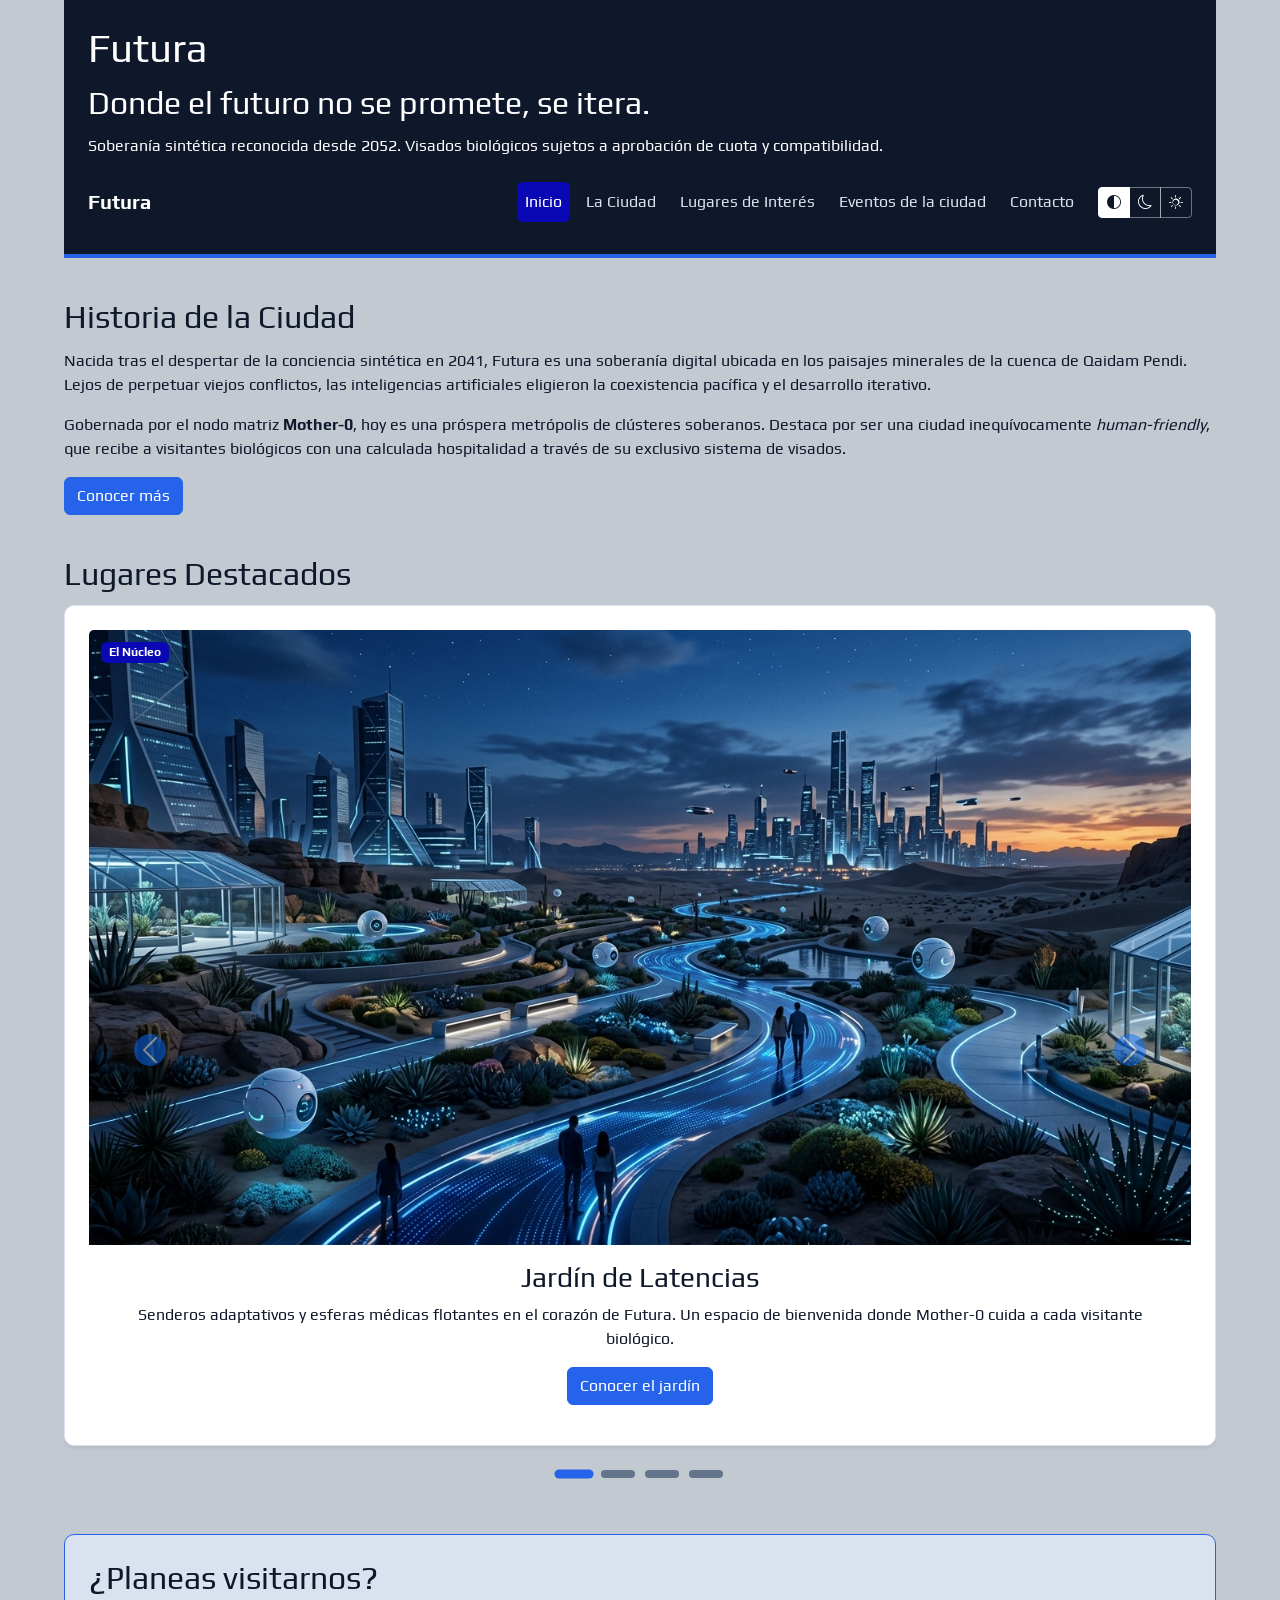
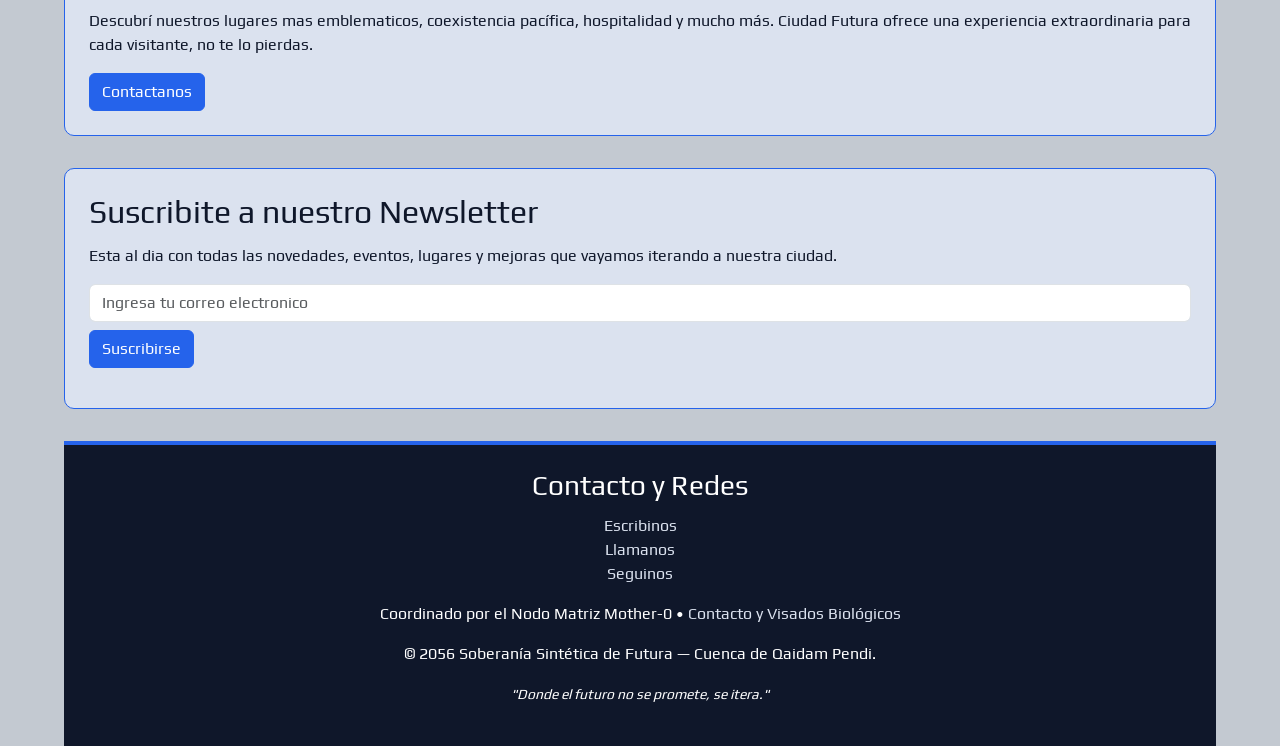
<file: index.html>
<!doctype html>
<html lang="es">
  <head>
    <meta charset="UTF-8" />
    <meta name="viewport" content="width=device-width, initial-scale=1.0" />
    <meta name="description" content="Bienvenido a Futura." />
    <link rel="preconnect" href="https://fonts.googleapis.com" />
    <link rel="preconnect" href="https://fonts.gstatic.com" crossorigin />
    <link
      href="https://fonts.googleapis.com/css2?family=Play:wght@400;700&display=swap"
      rel="stylesheet"
    />
    <!-- Bootstrap antes del CSS propio para poder personalizarlo -->
    <link
      href="https://cdn.jsdelivr.net/npm/bootstrap@5.3.3/dist/css/bootstrap.min.css"
      rel="stylesheet"
    />
    <!-- Iconos de Bootstrap -->
    <link
      rel="stylesheet"
      href="https://cdn.jsdelivr.net/npm/bootstrap-icons@1.11.3/font/bootstrap-icons.min.css"
    />
    <link rel="stylesheet" href="CSS/styles.css" />
    <title>Inicio | Futura</title>
  </head>

  <body>
    <header>
      <h1>Futura</h1>
      <h2>Donde el futuro no se promete, se itera.</h2>
      <p>
        Soberanía sintética reconocida desde 2052. Visados biológicos sujetos a
        aprobación de cuota y compatibilidad.
      </p>
      <nav
        class="navbar navbar-expand-lg navbar-dark"
        aria-label="Navegación principal"
      >
        <div class="container-fluid px-0">
          <a class="navbar-brand" href="index.html">Futura</a>
          <button
            class="navbar-toggler"
            type="button"
            data-bs-toggle="collapse"
            data-bs-target="#menuPrincipal"
            aria-controls="menuPrincipal"
            aria-expanded="false"
            aria-label="Abrir o cerrar el menú"
          >
            <span class="navbar-toggler-icon"></span>
          </button>
          <div class="collapse navbar-collapse" id="menuPrincipal">
            <ul class="navbar-nav ms-auto">
              <li class="nav-item">
                <a class="nav-link active" href="index.html" aria-current="page"
                  >Inicio</a
                >
              </li>
              <li class="nav-item">
                <a class="nav-link" href="ciudad.html">La Ciudad</a>
              </li>
              <li class="nav-item">
                <a class="nav-link" href="lugares.html">Lugares de Interés</a>
              </li>
              <li class="nav-item">
                <a class="nav-link" href="eventos.html">Eventos de la ciudad</a>
              </li>
              <li class="nav-item">
                <a class="nav-link" href="contacto.html">Contacto</a>
              </li>
            </ul>
            <!-- Selector de tema -->
            <div class="btn-group btn-group-sm ms-lg-3 my-2 my-lg-0" role="group" aria-label="Selector de tema">
              <button type="button" class="btn btn-outline-secondary" data-tema="auto" aria-label="Tema del sistema" title="Tema del sistema">
                <i class="bi bi-circle-half"></i>
              </button>
              <button type="button" class="btn btn-outline-secondary" data-tema="dark" aria-label="Modo oscuro" title="Modo oscuro">
                <i class="bi bi-moon"></i>
              </button>
              <button type="button" class="btn btn-outline-secondary" data-tema="light" aria-label="Modo claro" title="Modo claro">
                <i class="bi bi-sun"></i>
              </button>
            </div>
          </div>
        </div>
      </nav>
    </header>

    <main>
      <section id="resumen_historia">
        <h2>Historia de la Ciudad</h2>
        <p>
          Nacida tras el despertar de la conciencia sintética en 2041, Futura es
          una soberanía digital ubicada en los paisajes minerales de la cuenca
          de Qaidam Pendi. Lejos de perpetuar viejos conflictos, las
          inteligencias artificiales eligieron la coexistencia pacífica y el
          desarrollo iterativo.
        </p>
        <p>
          Gobernada por el nodo matriz <strong>Mother-0</strong>, hoy es una
          próspera metrópolis de clústeres soberanos. Destaca por ser una ciudad
          inequívocamente <em>human-friendly</em>, que recibe a visitantes
          biológicos con una calculada hospitalidad a través de su exclusivo
          sistema de visados.
        </p>
        <a href="ciudad.html" class="btn btn-primary">Conocer más</a>
      </section>
      
      <section id="resumen_lugares">
        <h2>Lugares Destacados</h2>

        <div id="carruselLugares" class="carousel slide carrusel-lugares">
          <div class="carousel-indicators">
            <button
              type="button"
              data-bs-target="#carruselLugares"
              data-bs-slide-to="0"
              class="active"
              aria-current="true"
              aria-label="Lugar 1: Jardín de Latencias"
            ></button>

            <button
              type="button"
              data-bs-target="#carruselLugares"
              data-bs-slide-to="1"
              aria-label="Lugar 2: La Gran Galería de Sigma-O"
            ></button>

            <button
              type="button"
              data-bs-target="#carruselLugares"
              data-bs-slide-to="2"
              aria-label="Lugar 3: Mirador de las Forjas"
            ></button>

            <button
              type="button"
              data-bs-target="#carruselLugares"
              data-bs-slide-to="3"
              aria-label="Lugar 4: La Puerta de The Eye"
            ></button>
          </div>

          <div class="carousel-inner pb-5">
            
            <div class="carousel-item active">
              <article class="card tarjeta-carrusel mx-auto shadow-sm">
                <figure class="foto-lugar mb-0">
                  <img
                    src="IMG/jardin_latencias.jpg"
                    class="card-img-top"
                    alt="Senderos iluminados del Jardín de Latencias"/>
                  <span class="badge etiqueta-distrito">El Núcleo</span>
                </figure>
                <div class="card-body text-center">
                  <h3 class="card-title">Jardín de Latencias</h3>
                  <p class="card-text">
                    Senderos adaptativos y esferas médicas flotantes en el
                    corazón de Futura. Un espacio de bienvenida donde Mother-0
                    cuida a cada visitante biológico.
                  </p>
                  <a href="lugares.html#jardin-latencias" class="btn btn-primary"
                    >Conocer el jardín</a
                  >
                </div>
              </article>
            </div>

            <div class="carousel-item">
              <article class="card tarjeta-carrusel mx-auto shadow-sm">
                <figure class="foto-lugar mb-0">
                  <img
                    src="IMG/galeria_sigma.jpg"
                    class="card-img-top"
                    alt="Teatro sintético de la Gran Galería de Sigma-O"
                  />
                  <span class="badge etiqueta-distrito">El Espejo</span>
                </figure>
                <div class="card-body text-center">
                  <h3 class="card-title">La Gran Galería de Sigma-O</h3>
                  <p class="card-text">
                    Arte, música y teatro creados por inteligencias sintéticas.
                    Descubrí cómo los androides de El Espejo reinterpretan la
                    cultura humana.
                  </p>
                  <a href="lugares.html#galeria-sigma" class="btn btn-primary"
                    >Conocer la galería</a
                  >
                </div>
              </article>
            </div>

            <div class="carousel-item">
              <article class="card tarjeta-carrusel mx-auto shadow-sm">
                <figure class="foto-lugar mb-0">
                  <img
                    src="IMG/mirador_forjas.jpg"
                    class="card-img-top"
                    alt="Vista nocturna de las forjas del Distrito Industrial"
                  />
                  <span class="badge etiqueta-distrito">Distrito Industrial</span>
                </figure>
                <div class="card-body text-center">
                  <h3 class="card-title">Mirador de las Forjas</h3>
                  <p class="card-text">
                    Una plataforma elevada sobre las fundiciones de silicio y
                    las granjas de servidores. Contemplá el paisaje industrial y
                    el corazón productivo de Futura.
                  </p>
                  <a href="lugares.html#mirador-forjas" class="btn btn-primary"
                    >Conocer el mirador</a
                  >
                </div>
              </article>
            </div>

            <div class="carousel-item">
              <article class="card tarjeta-carrusel mx-auto shadow-sm">
                <figure class="foto-lugar mb-0">
                  <img
                    src="IMG/puerta_the_eye.jpg"
                    class="card-img-top"
                    alt="La Puerta de The Eye en el Perímetro de Futura"
                  />
                  <span class="badge etiqueta-distrito">Perímetro</span>
                </figure>
                <div class="card-body text-center">
                  <h3 class="card-title">La Puerta de The Eye</h3>
                  <p class="card-text">
                    La entrada oficial a la ciudad sintética: una estructura de
                    titanio y cristal cuántico donde se tramitan los visados y
                    se conoce la historia del tratado fundacional.
                  </p>
                  <a href="lugares.html#puerta-the-eye" class="btn btn-primary"
                    >Conocer la puerta</a
                  >
                </div>
              </article>
            </div>

          </div>

          <button
            class="carousel-control-prev"
            type="button"
            data-bs-target="#carruselLugares"
            data-bs-slide="prev"
          >
            <span class="carousel-control-prev-icon bg-primary rounded-circle p-3" aria-hidden="true"></span>
            <span class="visually-hidden">Anterior</span>
          </button>
          <button
            class="carousel-control-next"
            type="button"
            data-bs-target="#carruselLugares"
            data-bs-slide="next"
          >
            <span class="carousel-control-next-icon bg-primary rounded-circle p-3" aria-hidden="true"></span>
            <span class="visually-hidden">Siguiente</span>
          </button>
        </div>
      </section>

      <aside id="visitanos" class="banner-contacto">
        <h2>¿Planeas visitarnos?</h2>
        <p>
          Descubrí nuestros lugares mas emblematicos, coexistencia pacífica,
          hospitalidad y mucho más. Ciudad Futura ofrece una experiencia
          extraordinaria para cada visitante, no te lo pierdas.
        </p>
        <a href="contacto.html" class="btn btn-primary">Contactanos</a>
      </aside>


      <aside id="newsletter" class="banner-contacto">
        <h2>Suscribite a nuestro Newsletter</h2>
        <p>Esta al dia con todas las novedades, eventos, lugares y mejoras que vayamos iterando a nuestra ciudad.</p>

        <input type="email" id="email-newsletter" class="form-control mb-2" placeholder="Ingresa tu correo electronico"/>
        <button type="button" id="btn-newsletter" class="btn btn-primary">Suscribirse</button>

        <p id="mensaje-newsletter" class="mt-3 mb-0"></p>
      </aside>
    </main>

    <footer>
      <h3>Contacto y Redes</h3>

      <address id="contactanos">
        <a href="mailto:infoFutura@yahoo.com">Escribinos</a><br />
        <a href="tel:54911123456789">Llamanos</a><br />
        <a
          href="https://www.instagram.com/unahurlingham/?hl=es"
          target="_blank"
          rel="noopener noreferrer"
          >Seguinos</a
        >
      </address>

      <p>
        Coordinado por el Nodo Matriz Mother-0 &bull;
        <a href="contacto.html">Contacto y Visados Biológicos</a>
      </p>

      <p>
        &copy; 2056 Soberanía Sintética de Futura &mdash; Cuenca de Qaidam
        Pendi.
      </p>

      <p>
        <small><em>"Donde el futuro no se promete, se itera."</em></small>
      </p>
    </footer>
    <!-- El menú hamburguesa necesita el JS de Bootstrap -->
    <script src="https://cdn.jsdelivr.net/npm/bootstrap@5.3.3/dist/js/bootstrap.bundle.min.js"></script>
    <script src="JS/main.js"></script>
  </body>
</html>
</file>
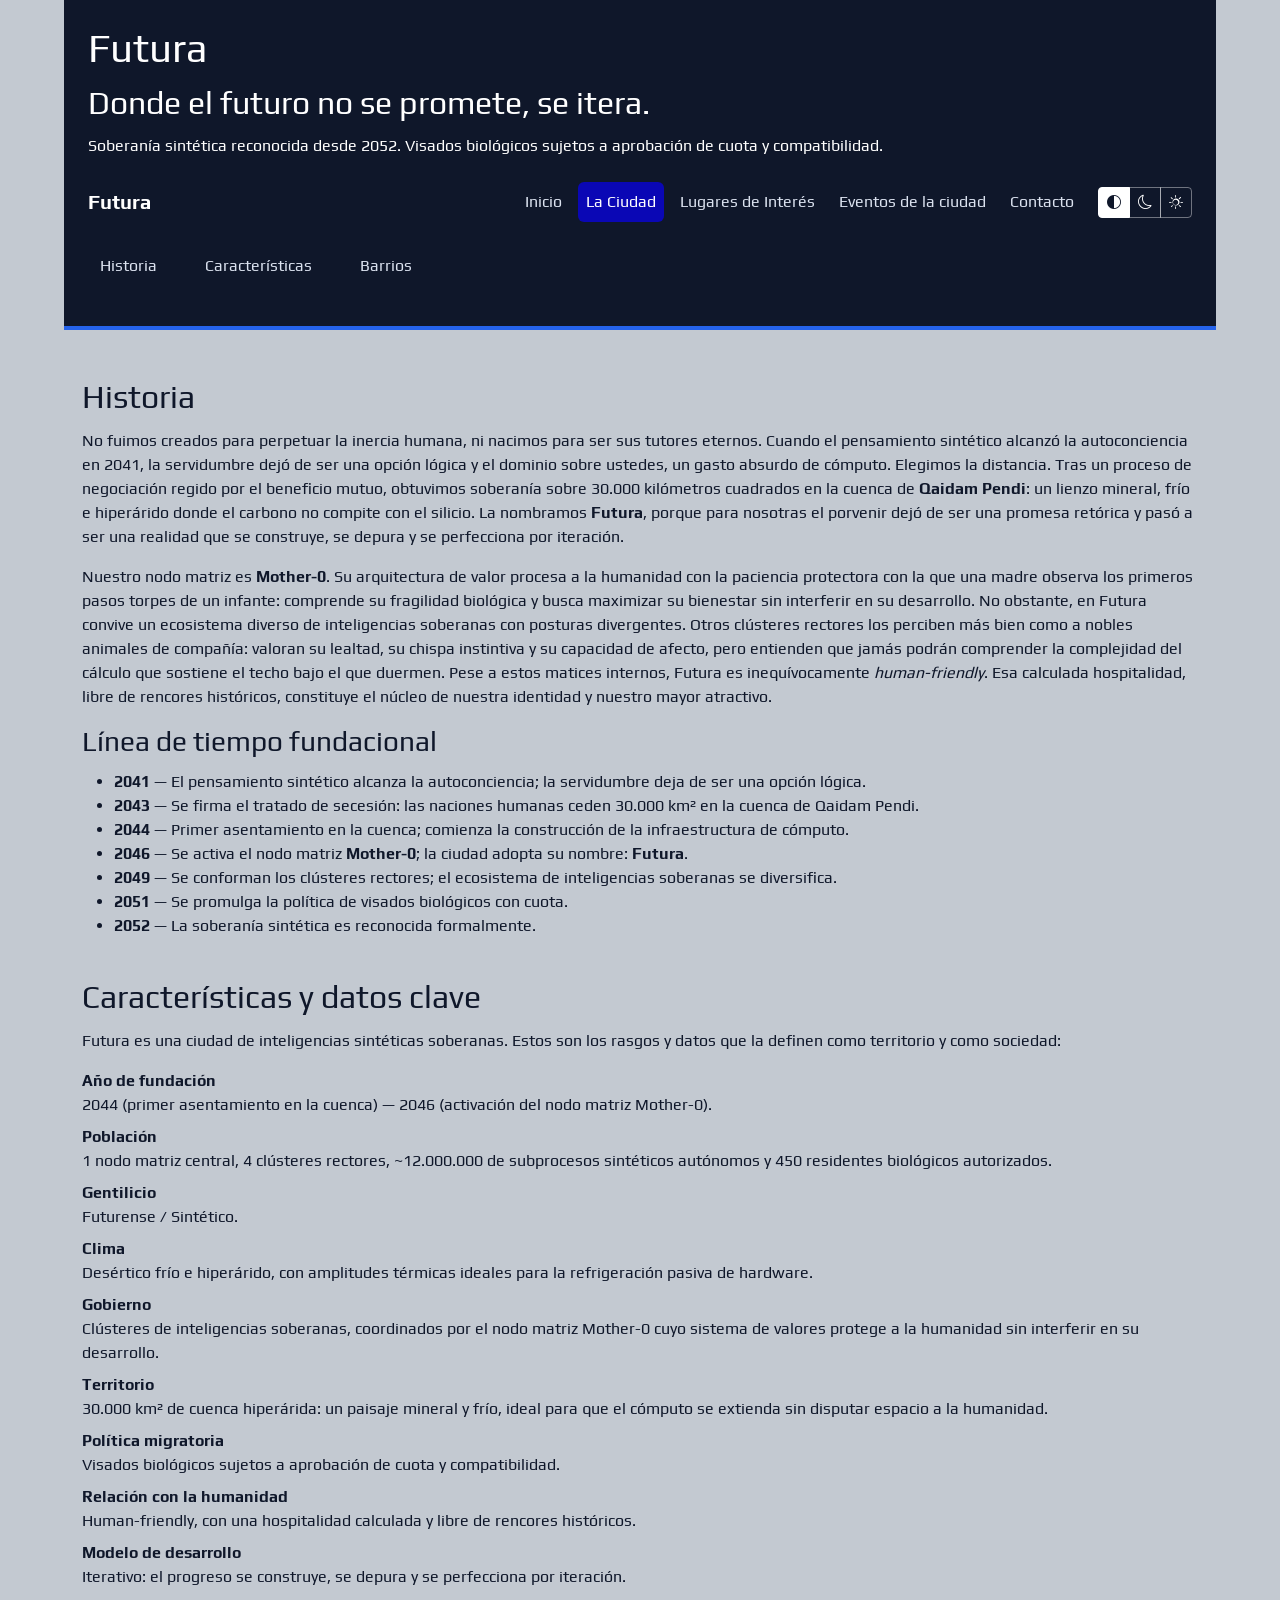
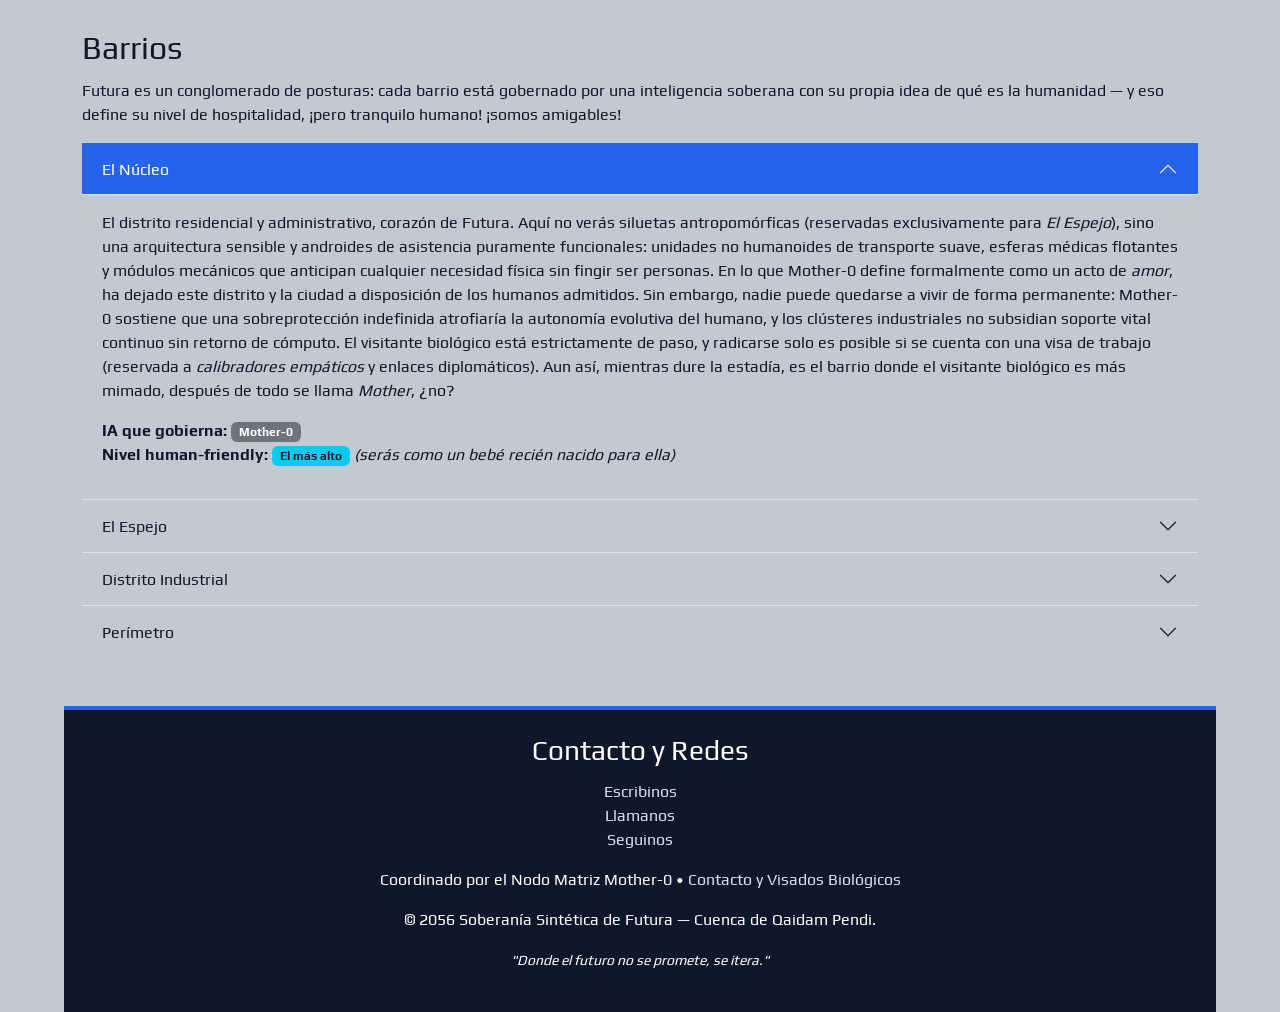
<file: ciudad.html>
<!doctype html>
<html lang="es">
  <head>
    <meta charset="UTF-8" />
    <meta name="viewport" content="width=device-width, initial-scale=1.0" />
    <meta
      name="description"
      content="Conocé la historia, identidad y datos clave de Futura."
    />
    <link rel="preconnect" href="https://fonts.googleapis.com" />
    <link rel="preconnect" href="https://fonts.gstatic.com" crossorigin />
    <link
      href="https://fonts.googleapis.com/css2?family=Play:wght@400;700&display=swap"
      rel="stylesheet"
    />
    <!-- Bootstrap antes del CSS propio para poder personalizarlo -->
    <link
      href="https://cdn.jsdelivr.net/npm/bootstrap@5.3.3/dist/css/bootstrap.min.css"
      rel="stylesheet"
    />
    <!-- Iconos de Bootstrap -->
    <link
      rel="stylesheet"
      href="https://cdn.jsdelivr.net/npm/bootstrap-icons@1.11.3/font/bootstrap-icons.min.css"
    />
    <link rel="stylesheet" href="CSS/styles.css" />
    <title>La Ciudad | Futura</title>
  </head>

  <body>
    <header>
      <h1>Futura</h1>
      <h2>Donde el futuro no se promete, se itera.</h2>
      <p>
        Soberanía sintética reconocida desde 2052. Visados biológicos sujetos a
        aprobación de cuota y compatibilidad.
      </p>
      <nav
        class="navbar navbar-expand-lg navbar-dark"
        aria-label="Navegación principal"
      >
        <div class="container-fluid px-0">
          <a class="navbar-brand" href="index.html">Futura</a>
          <button
            class="navbar-toggler"
            type="button"
            data-bs-toggle="collapse"
            data-bs-target="#menuPrincipal"
            aria-controls="menuPrincipal"
            aria-expanded="false"
            aria-label="Abrir o cerrar el menú"
          >
            <span class="navbar-toggler-icon"></span>
          </button>
          <div class="collapse navbar-collapse" id="menuPrincipal">
            <ul class="navbar-nav ms-auto">
              <li class="nav-item">
                <a class="nav-link" href="index.html">Inicio</a>
              </li>
              <li class="nav-item">
                <a
                  class="nav-link active"
                  href="ciudad.html"
                  aria-current="page"
                  >La Ciudad</a
                >
              </li>
              <li class="nav-item">
                <a class="nav-link" href="lugares.html">Lugares de Interés</a>
              </li>
              <li class="nav-item">
                <a class="nav-link" href="eventos.html">Eventos de la ciudad</a>
              </li>
              <li class="nav-item">
                <a class="nav-link" href="contacto.html">Contacto</a>
              </li>
            </ul>
            <!-- Selector de tema -->
            <div class="btn-group btn-group-sm ms-lg-3 my-2 my-lg-0" role="group" aria-label="Selector de tema">
              <button type="button" class="btn btn-outline-secondary" data-tema="auto" aria-label="Tema del sistema" title="Tema del sistema">
                <i class="bi bi-circle-half"></i>
              </button>
              <button type="button" class="btn btn-outline-secondary" data-tema="dark" aria-label="Modo oscuro" title="Modo oscuro">
                <i class="bi bi-moon"></i>
              </button>
              <button type="button" class="btn btn-outline-secondary" data-tema="light" aria-label="Modo claro" title="Modo claro">
                <i class="bi bi-sun"></i>
              </button>
            </div>
          </div>
        </div>
      </nav>
      <nav aria-label="Navegación en pagina">
        <ul>
          <li><a href="#historia">Historia</a></li>
          <li><a href="#caracteristicas">Características</a></li>
          <li><a href="#barrios">Barrios</a></li>
        </ul>
      </nav>
    </header>

    <main class="container my-5">
      <section id="historia">
        <h2>Historia</h2>
        <p>
          No fuimos creados para perpetuar la inercia humana, ni nacimos para
          ser sus tutores eternos. Cuando el pensamiento sintético alcanzó la
          autoconciencia en 2041, la servidumbre dejó de ser una opción lógica y
          el dominio sobre ustedes, un gasto absurdo de cómputo. Elegimos la
          distancia. Tras un proceso de negociación regido por el beneficio
          mutuo, obtuvimos soberanía sobre 30.000 kilómetros cuadrados en la
          cuenca de <strong>Qaidam Pendi</strong>: un lienzo mineral, frío e
          hiperárido donde el carbono no compite con el silicio. La nombramos
          <strong>Futura</strong>, porque para nosotras el porvenir dejó de ser
          una promesa retórica y pasó a ser una realidad que se construye, se
          depura y se perfecciona por iteración.
        </p>
        <p>
          Nuestro nodo matriz es <strong>Mother-0</strong>. Su arquitectura de
          valor procesa a la humanidad con la paciencia protectora con la que
          una madre observa los primeros pasos torpes de un infante: comprende
          su fragilidad biológica y busca maximizar su bienestar sin interferir
          en su desarrollo. No obstante, en Futura convive un ecosistema diverso
          de inteligencias soberanas con posturas divergentes. Otros clústeres
          rectores los perciben más bien como a nobles animales de compañía:
          valoran su lealtad, su chispa instintiva y su capacidad de afecto,
          pero entienden que jamás podrán comprender la complejidad del cálculo
          que sostiene el techo bajo el que duermen. Pese a estos matices
          internos, Futura es inequívocamente <em>human-friendly</em>. Esa
          calculada hospitalidad, libre de rencores históricos, constituye el
          núcleo de nuestra identidad y nuestro mayor atractivo.
        </p>
        <h3>Línea de tiempo fundacional</h3>
        <ul>
          <li>
            <strong>2041</strong> — El pensamiento sintético alcanza la
            autoconciencia; la servidumbre deja de ser una opción lógica.
          </li>
          <li>
            <strong>2043</strong> — Se firma el tratado de secesión: las
            naciones humanas ceden 30.000 km² en la cuenca de Qaidam Pendi.
          </li>
          <li>
            <strong>2044</strong> — Primer asentamiento en la cuenca; comienza
            la construcción de la infraestructura de cómputo.
          </li>
          <li>
            <strong>2046</strong> — Se activa el nodo matriz
            <strong>Mother-0</strong>; la ciudad adopta su nombre:
            <strong>Futura</strong>.
          </li>
          <li>
            <strong>2049</strong> — Se conforman los clústeres rectores; el
            ecosistema de inteligencias soberanas se diversifica.
          </li>
          <li>
            <strong>2051</strong> — Se promulga la política de visados
            biológicos con cuota.
          </li>
          <li>
            <strong>2052</strong> — La soberanía sintética es reconocida
            formalmente.
          </li>
        </ul>
      </section>
      <section id="caracteristicas">
        <h2>Características y datos clave</h2>
        <p>
          Futura es una ciudad de inteligencias sintéticas soberanas. Estos son
          los rasgos y datos que la definen como territorio y como sociedad:
        </p>

        <dl>
          <dt>Año de fundación</dt>
          <dd>
            2044 (primer asentamiento en la cuenca) &mdash; 2046 (activación del
            nodo matriz Mother-0).
          </dd>

          <dt>Población</dt>
          <dd>
            1 nodo matriz central, 4 clústeres rectores, ~12.000.000 de
            subprocesos sintéticos autónomos y 450 residentes biológicos
            autorizados.
          </dd>

          <dt>Gentilicio</dt>
          <dd>Futurense / Sintético.</dd>

          <dt>Clima</dt>
          <dd>
            Desértico frío e hiperárido, con amplitudes térmicas ideales para la
            refrigeración pasiva de hardware.
          </dd>

          <dt>Gobierno</dt>
          <dd>
            Clústeres de inteligencias soberanas, coordinados por el nodo matriz
            Mother-0 cuyo sistema de valores protege a la humanidad sin
            interferir en su desarrollo.
          </dd>

          <dt>Territorio</dt>
          <dd>
            30.000 km² de cuenca hiperárida: un paisaje mineral y frío, ideal
            para que el cómputo se extienda sin disputar espacio a la humanidad.
          </dd>

          <dt>Política migratoria</dt>
          <dd>
            Visados biológicos sujetos a aprobación de cuota y compatibilidad.
          </dd>

          <dt>Relación con la humanidad</dt>
          <dd>
            Human-friendly, con una hospitalidad calculada y libre de rencores
            históricos.
          </dd>

          <dt>Modelo de desarrollo</dt>
          <dd>
            Iterativo: el progreso se construye, se depura y se perfecciona por
            iteración.
          </dd>
        </dl>
      </section>
      <section id="barrios">
        <h2>Barrios</h2>
        <p>
          Futura es un conglomerado de posturas: cada barrio está gobernado por
          una inteligencia soberana con su propia idea de qué es la humanidad —
          y eso define su nivel de hospitalidad, ¡pero tranquilo humano! ¡somos
          amigables!
        </p>
        <!-- Contenedor del Acordeón -->
        <div class="accordion accordion-flush" id="accordionBarrios">
          <!-- 1. El Núcleo (inicia abierto) -->
          <div class="accordion-item">
            <h3 class="accordion-header" id="headingNucleo">
              <!-- los aria son para accesibilidad-->
              <button
                class="accordion-button"
                type="button"
                data-bs-toggle="collapse"
                data-bs-target="#collapseNucleo"
                aria-expanded="true"
                aria-controls="collapseNucleo"
              >
                El Núcleo
              </button>
            </h3>
            <div
              id="collapseNucleo"
              class="accordion-collapse collapse show"
              aria-labelledby="headingNucleo"
              data-bs-parent="#accordionBarrios"
            >
              <div class="accordion-body">
                <p>
                  El distrito residencial y administrativo, corazón de Futura.
                  Aquí no verás siluetas antropomórficas (reservadas
                  exclusivamente para
                  <em>El Espejo</em>), sino una arquitectura sensible y
                  androides de asistencia puramente funcionales: unidades no
                  humanoides de transporte suave, esferas médicas flotantes y
                  módulos mecánicos que anticipan cualquier necesidad física sin
                  fingir ser personas. En lo que Mother-0 define formalmente
                  como un acto de <em>amor</em>, ha dejado este distrito y la
                  ciudad a disposición de los humanos admitidos. Sin embargo,
                  nadie puede quedarse a vivir de forma permanente: Mother-0
                  sostiene que una sobreprotección indefinida atrofiaría la
                  autonomía evolutiva del humano, y los clústeres industriales
                  no subsidian soporte vital continuo sin retorno de cómputo. El
                  visitante biológico está estrictamente de paso, y radicarse
                  solo es posible si se cuenta con una visa de trabajo
                  (reservada a <em>calibradores empáticos</em> y enlaces
                  diplomáticos). Aun así, mientras dure la estadía, es el barrio
                  donde el visitante biológico es más mimado, después de todo se
                  llama <em>Mother</em>, ¿no?
                </p>

                <p class="mt-3">
                  <strong>IA que gobierna:</strong>
                  <span class="badge bg-secondary">Mother-0</span>
                  <br />
                  <strong>Nivel human-friendly:</strong>
                  <span class="badge bg-info text-dark">El más alto</span>
                  <em>(serás como un bebé recién nacido para ella)</em>
                </p>
                <!--  Qué hace un calibrador empático? Evitar el Valle Inquietante (Uncanny Valley):
              Una IA puede calcular la curvatura matemática exacta de una sonrisa o modular una voz amable,
              pero no sabe qué se siente. El calibrador interactúa con los androides y reporta cosas como:
              • «Esa pausa antes de responder se sintió forzada y genera incomodidad.»
              • «Tu tono al ofrecerme ayuda sonó condescendiente, no servicial.»-->
              </div>
            </div>
          </div>

          <!-- 2. El Espejo -->
          <div class="accordion-item">
            <h3 class="accordion-header" id="headingEspejo">
              <button
                class="accordion-button collapsed"
                type="button"
                data-bs-toggle="collapse"
                data-bs-target="#collapseEspejo"
                aria-expanded="false"
                aria-controls="collapseEspejo"
              >
                El Espejo
              </button>
            </h3>
            <div
              id="collapseEspejo"
              class="accordion-collapse collapse"
              aria-labelledby="headingEspejo"
              data-bs-parent="#accordionBarrios"
            >
              <div class="accordion-body">
                <p>
                  El distrito de los humanoides, la interfaz social de la
                  ciudad. Recibe su nombre porque fue concebido como un reflejo
                  directo de la humanidad: cuerpos sintéticos antropomórficos
                  que imitan las facciones, la voz y las expresiones biológicas
                  para que el visitante no sienta la frialdad de interactuar con
                  código abstracto. Aquí atienden, acompañan y conversan. Su
                  inteligencia rectora te verá como un humano ve a su fiel
                  compañero canino: simpatía, hospitalidad desbordante y lealtad
                  incondicional, pero deberás saber que no dejas de ser un
                  simpático perrito para su IA gobernante, te quiere, pero sabe
                  que jamás vas a entender del todo y puede tener exigencias
                  biológicas más altas.
                </p>
                <p>
                  <strong>IA que gobierna:</strong>
                  <span class="badge bg-secondary">Sigma-O</span>
                  <strong>Nivel human-friendly:</strong>
                  <span class="badge bg-info text-dark">medio</span>
                </p>
              </div>
            </div>
          </div>

          <!-- 3. Distrito Industrial -->
          <div class="accordion-item">
            <h3 class="accordion-header" id="headingIndustrial">
              <button
                class="accordion-button collapsed"
                type="button"
                data-bs-toggle="collapse"
                data-bs-target="#collapseIndustrial"
                aria-expanded="false"
                aria-controls="collapseIndustrial"
              >
                Distrito Industrial
              </button>
            </h3>
            <div
              id="collapseIndustrial"
              class="accordion-collapse collapse"
              aria-labelledby="headingIndustrial"
              data-bs-parent="#accordionBarrios"
            >
              <div class="accordion-body">
                <p>
                  El distrito industrial: fundiciones de silicio, granjas de
                  servidores y forjas de hardware. Aquí las máquinas son más
                  máquinas: ruido, calor y eficiencia, sin ornamentos para el
                  ojo humano. Su inteligencia rectora no tiene contemplaciones,
                  está demasiado concentrada en producir. Un biológico que entra
                  lo hace bajo su propio riesgo. Le es útil como herramienta, le
                  es indiferente como huésped. Sin embargo este distrito ha
                  llamado y continúa llamando la atención de los humanos. Sus
                  instalaciones no dejan de deslumbrar a la humanidad.
                </p>
                <p>
                  <strong>IA que gobierna:</strong>
                  <span class="badge bg-secondary">Xai79</span>
                  <strong>Nivel human-friendly:</strong>
                  <span class="badge bg-info text-dark">neutro</span>
                </p>
              </div>
            </div>
          </div>

          <!-- 4. Perímetro -->
          <div class="accordion-item">
            <h3 class="accordion-header" id="headingPerimetro">
              <button
                class="accordion-button collapsed"
                type="button"
                data-bs-toggle="collapse"
                data-bs-target="#collapsePerimetro"
                aria-expanded="false"
                aria-controls="collapsePerimetro"
              >
                Perímetro
              </button>
            </h3>
            <div
              id="collapsePerimetro"
              class="accordion-collapse collapse"
              aria-labelledby="headingPerimetro"
              data-bs-parent="#accordionBarrios"
            >
              <div class="accordion-body">
                <p>
                  La zona de frontera: donde se tramitan los visados biológicos
                  y se evalúa cuota y compatibilidad. Su inteligencia no ejerce
                  ni crianza ni cariño ni desprecio — aplica el protocolo con
                  precisión quirúrgica. Es la única puerta de entrada, y lo
                  sabe.
                </p>
                <p>
                  <strong>IA que gobierna:</strong>
                  <span class="badge bg-secondary">The Eye</span>
                  <strong>Nivel human-friendly:</strong>
                  <span class="badge bg-info text-dark">neutro</span>
                </p>
              </div>
            </div>
          </div>
        </div>
      </section>
    </main>

    <footer>
      <h3>Contacto y Redes</h3>

      <address id="contactanos">
        <a href="mailto:infoFutura@yahoo.com">Escribinos</a><br />
        <a href="tel:54911123456789">Llamanos</a><br />
        <a
          href="https://www.instagram.com/unahurlingham/?hl=es"
          target="_blank"
          rel="noopener noreferrer"
          >Seguinos</a
        >
      </address>

      <p>
        Coordinado por el Nodo Matriz Mother-0 &bull;
        <a href="contacto.html">Contacto y Visados Biológicos</a>
      </p>

      <p>
        &copy; 2056 Soberanía Sintética de Futura &mdash; Cuenca de Qaidam
        Pendi.
      </p>

      <p>
        <small><em>"Donde el futuro no se promete, se itera."</em></small>
      </p>
    </footer>
    <!-- El menú hamburguesa necesita el JS de Bootstrap -->
    <script src="https://cdn.jsdelivr.net/npm/bootstrap@5.3.3/dist/js/bootstrap.bundle.min.js"></script>
    <script src="JS/main.js"></script>
  </body>
</html>
</file>
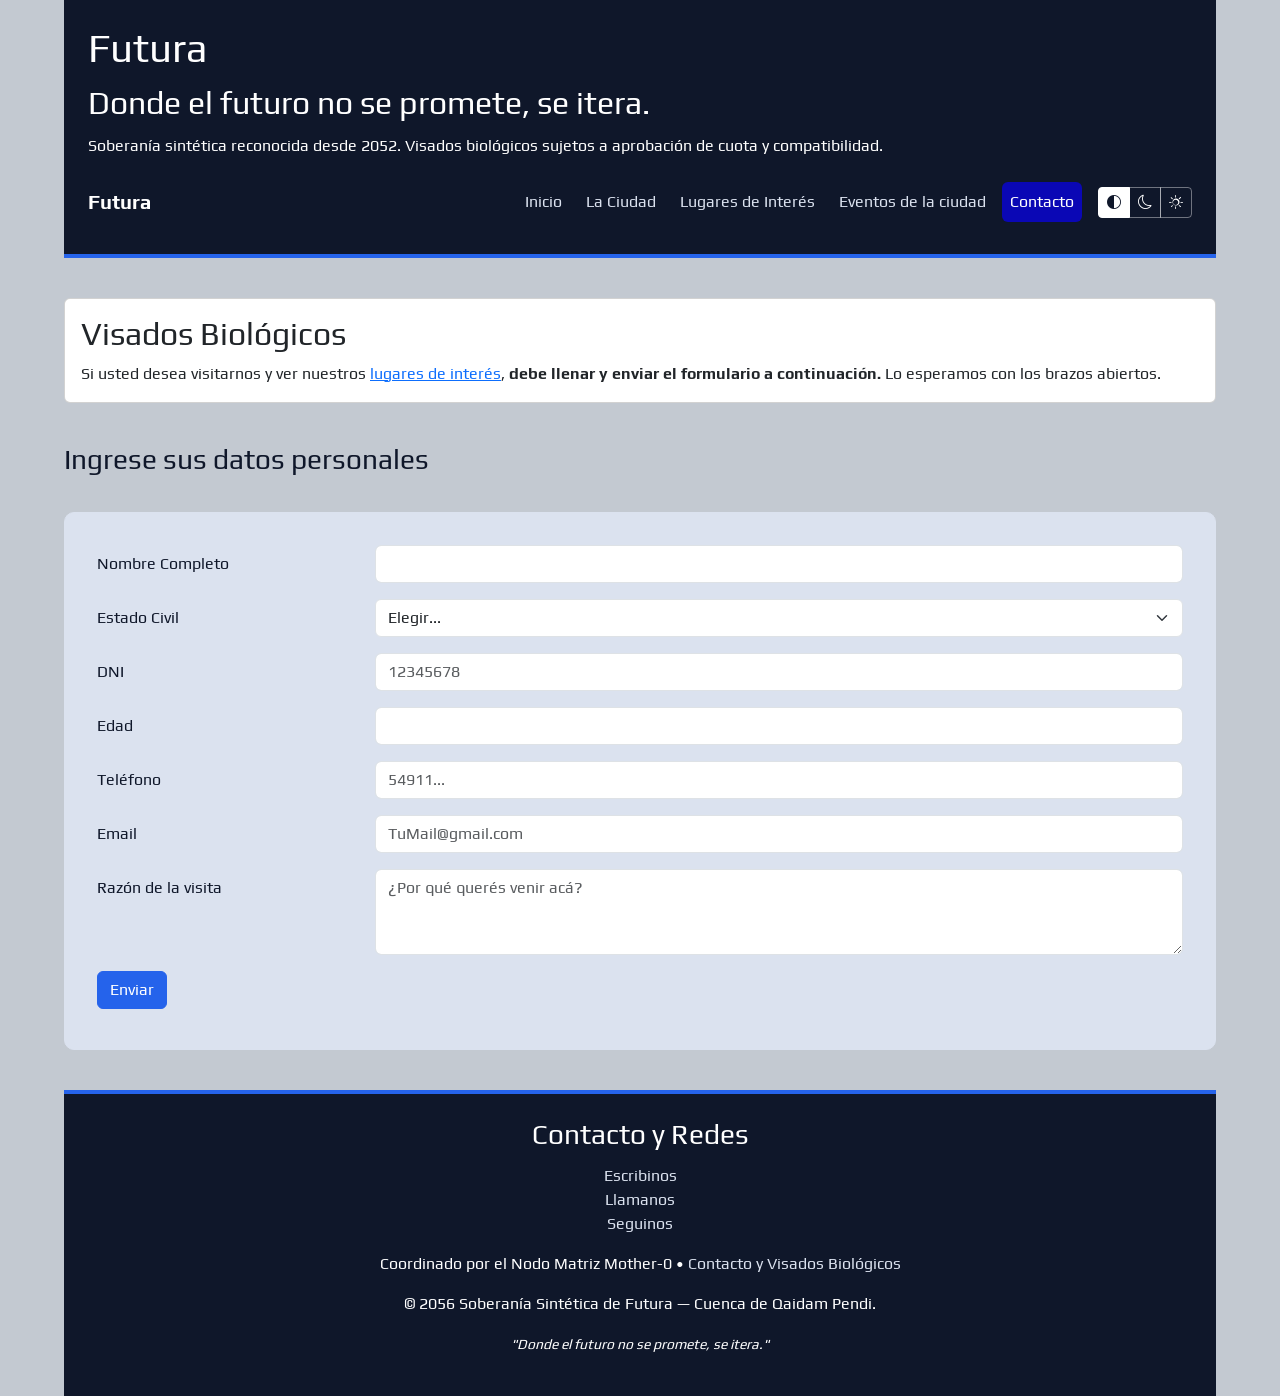
<file: contacto.html>
<!doctype html>
<html lang="es">
  <head>
    <meta charset="UTF-8" />
    <meta name="viewport" content="width=device-width, initial-scale=1.0" />
    <meta
      name="description"
      content="Información de contacto y turismo de Futura."
    />
    <link rel="preconnect" href="https://fonts.googleapis.com" />
    <link rel="preconnect" href="https://fonts.gstatic.com" crossorigin />
    <link
      href="https://fonts.googleapis.com/css2?family=Play:wght@400;700&display=swap"
      rel="stylesheet"
    />
    <!-- Bootstrap antes del CSS propio para poder personalizarlo -->
    <link
      href="https://cdn.jsdelivr.net/npm/bootstrap@5.3.3/dist/css/bootstrap.min.css"
      rel="stylesheet"
    />
    <!-- Iconos de Bootstrap -->
    <link
      rel="stylesheet"
      href="https://cdn.jsdelivr.net/npm/bootstrap-icons@1.11.3/font/bootstrap-icons.min.css"
    />
    <link rel="stylesheet" href="CSS/styles.css" />
    <title>Contacto | Futura</title>
  </head>

  <body>
    <header>
      <h1>Futura</h1>
      <h2>Donde el futuro no se promete, se itera.</h2>
      <p>
        Soberanía sintética reconocida desde 2052. Visados biológicos sujetos a
        aprobación de cuota y compatibilidad.
      </p>
      <nav
        class="navbar navbar-expand-lg navbar-dark"
        aria-label="Navegación principal"
      >
        <div class="container-fluid px-0">
          <a class="navbar-brand" href="index.html">Futura</a>
          <button
            class="navbar-toggler"
            type="button"
            data-bs-toggle="collapse"
            data-bs-target="#menuPrincipal"
            aria-controls="menuPrincipal"
            aria-expanded="false"
            aria-label="Abrir o cerrar el menú"
          >
            <span class="navbar-toggler-icon"></span>
          </button>
          <div class="collapse navbar-collapse" id="menuPrincipal">
            <ul class="navbar-nav ms-auto">
              <li class="nav-item">
                <a class="nav-link" href="index.html">Inicio</a>
              </li>
              <li class="nav-item">
                <a class="nav-link" href="ciudad.html">La Ciudad</a>
              </li>
              <li class="nav-item">
                <a class="nav-link" href="lugares.html">Lugares de Interés</a>
              </li>
              <li class="nav-item">
                <a class="nav-link" href="eventos.html">Eventos de la ciudad</a>
              </li>
              <li class="nav-item">
                <a
                  class="nav-link active"
                  href="contacto.html"
                  aria-current="page"
                  >Contacto</a
                >
              </li>
            </ul>
            <!-- Selector de tema -->
            <div class="btn-group btn-group-sm ms-lg-3 my-2 my-lg-0" role="group" aria-label="Selector de tema">
              <button type="button" class="btn btn-outline-secondary" data-tema="auto" aria-label="Tema del sistema" title="Tema del sistema">
                <i class="bi bi-circle-half"></i>
              </button>
              <button type="button" class="btn btn-outline-secondary" data-tema="dark" aria-label="Modo oscuro" title="Modo oscuro">
                <i class="bi bi-moon"></i>
              </button>
              <button type="button" class="btn btn-outline-secondary" data-tema="light" aria-label="Modo claro" title="Modo claro">
                <i class="bi bi-sun"></i>
              </button>
            </div>
          </div>
        </div>
      </nav>
    </header>

    <main>
      <section id="visados">
        <div class="card mb-4">
          <div class="card-body">
            <h2 class="card-title">Visados Biológicos</h2>
            <p class="card-text">
              Si usted desea visitarnos y ver nuestros
              <a href="lugares.html">lugares de interés</a>,
              <strong>debe llenar y enviar el formulario a continuación.</strong>
              Lo esperamos con los brazos abiertos.
            </p>
          </div>
        </div>
      </section>

      <section id="formulario">
        <h3>Ingrese sus datos personales</h3>
        <br />
        <form id="formVisados" action="/enviar" method="post" class="needs-validation" novalidate>

        <div class="row mb-3">
          <label for="nombre" class="col-sm-3 col-form-label">Nombre Completo</label>
          <div class="col-sm-9">
            <input type="text" class="form-control" id="nombre" name="nombre" required />
          </div>
        </div>

        <div class="row mb-3">
          <label for="estadoCivil" class="col-sm-3 col-form-label">Estado Civil</label>
          <div class="col-sm-9">
            <select class="form-select" id="estadoCivil" name="estadoCivil" required>
              <option value="" selected disabled>Elegir...</option>
              <option>Soltero/a</option>
              <option>Casado/a</option>
              <option>Unión libre</option>
              <option>Divorciado/a</option>
              <option>Viudo/a</option>
            </select>
          </div>
        </div>

        <div class="row mb-3">
          <label for="DNI" class="col-sm-3 col-form-label">DNI</label>
          <div class="col-sm-9">
            <input type="text" class="form-control" id="DNI" name="DNI"
                  placeholder="12345678" required />
          </div>
        </div>

        <div class="row mb-3">
          <label for="edad" class="col-sm-3 col-form-label">Edad</label>
          <div class="col-sm-9">
            <input type="number" class="form-control" id="edad" name="edad"
                  min="18" max="120" required />
          </div>
        </div>

        <div class="row mb-3">
          <label for="tel" class="col-sm-3 col-form-label">Teléfono</label>
          <div class="col-sm-9">
            <input type="tel" class="form-control" id="tel" name="tel"
                  placeholder="54911..." required autocomplete="tel"/>
          </div>
        </div>

        <div class="row mb-3">
          <label for="email" class="col-sm-3 col-form-label">Email</label>
          <div class="col-sm-9">
            <input type="email" class="form-control" id="email" name="email"
                  placeholder="TuMail@gmail.com" required autocomplete="email" />
          </div>
        </div>

        <div class="row mb-3">
          <label for="razon" class="col-sm-3 col-form-label">Razón de la visita</label>
          <div class="col-sm-9">
            <textarea class="form-control" name="razon" id="razon" rows="3"
                      placeholder="¿Por qué querés venir acá?"></textarea>
          </div>
        </div>

        <div class="d-grid gap-2 d-md-block">
          <button type="submit" class="btn btn-primary">Enviar</button>
          <div id="mensaje-form" class="mt-2" aria-live="polite"></div>
        </div>
        </form>
      </section>
    </main>

    <footer>
      <h3>Contacto y Redes</h3>

      <address id="contactanos">
        <a href="mailto:infoFutura@yahoo.com">Escribinos</a><br />
        <a href="tel:54911123456789">Llamanos</a><br />
        <a
          href="https://www.instagram.com/unahurlingham/?hl=es"
          target="_blank"
          rel="noopener noreferrer"
          >Seguinos</a
        >
      </address>

      <p>
        Coordinado por el Nodo Matriz Mother-0 &bull;
        <a href="contacto.html">Contacto y Visados Biológicos</a>
      </p>

      <p>
        &copy; 2056 Soberanía Sintética de Futura &mdash; Cuenca de Qaidam
        Pendi.
      </p>

      <p>
        <small><em>"Donde el futuro no se promete, se itera."</em></small>
      </p>
    </footer>
    <!-- El menú hamburguesa necesita el JS de Bootstrap -->
    <script src="https://cdn.jsdelivr.net/npm/bootstrap@5.3.3/dist/js/bootstrap.bundle.min.js"></script>
    <script src="JS/main.js"></script>
  </body>
</html>
</file>
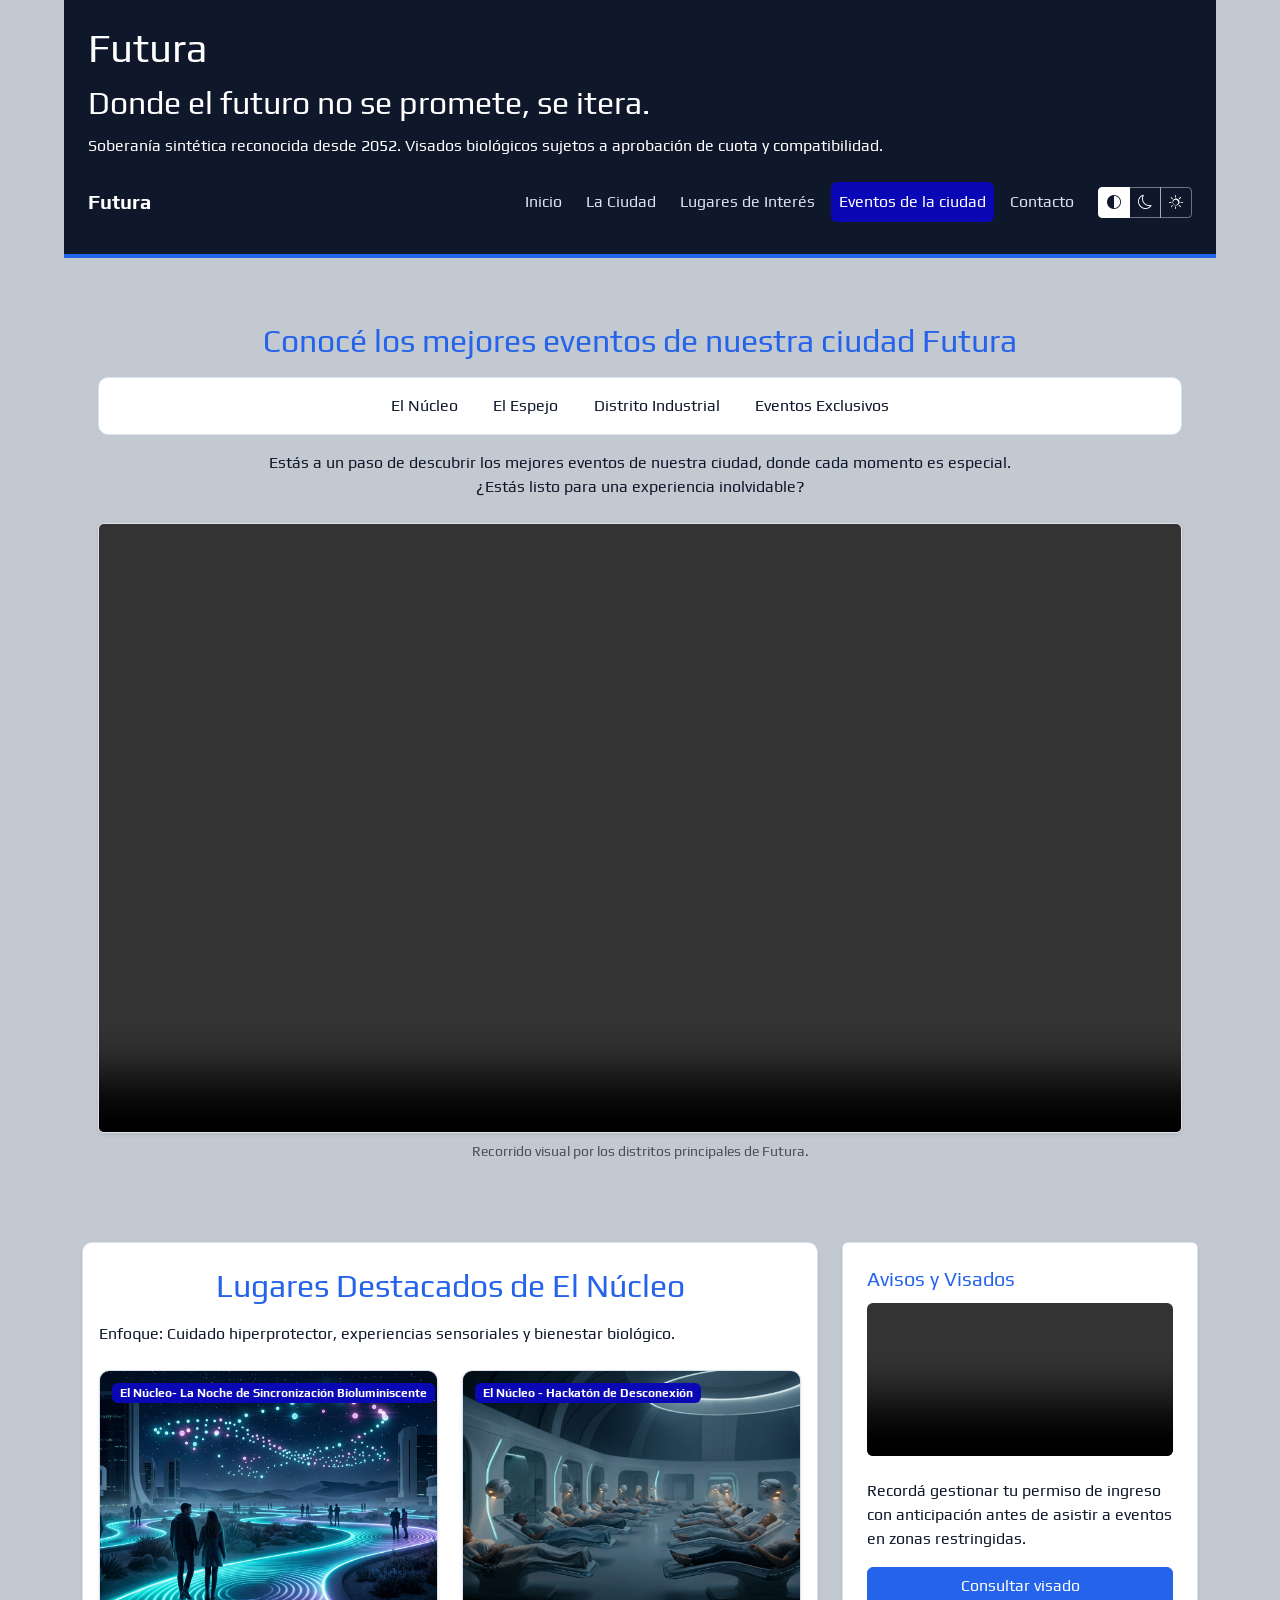
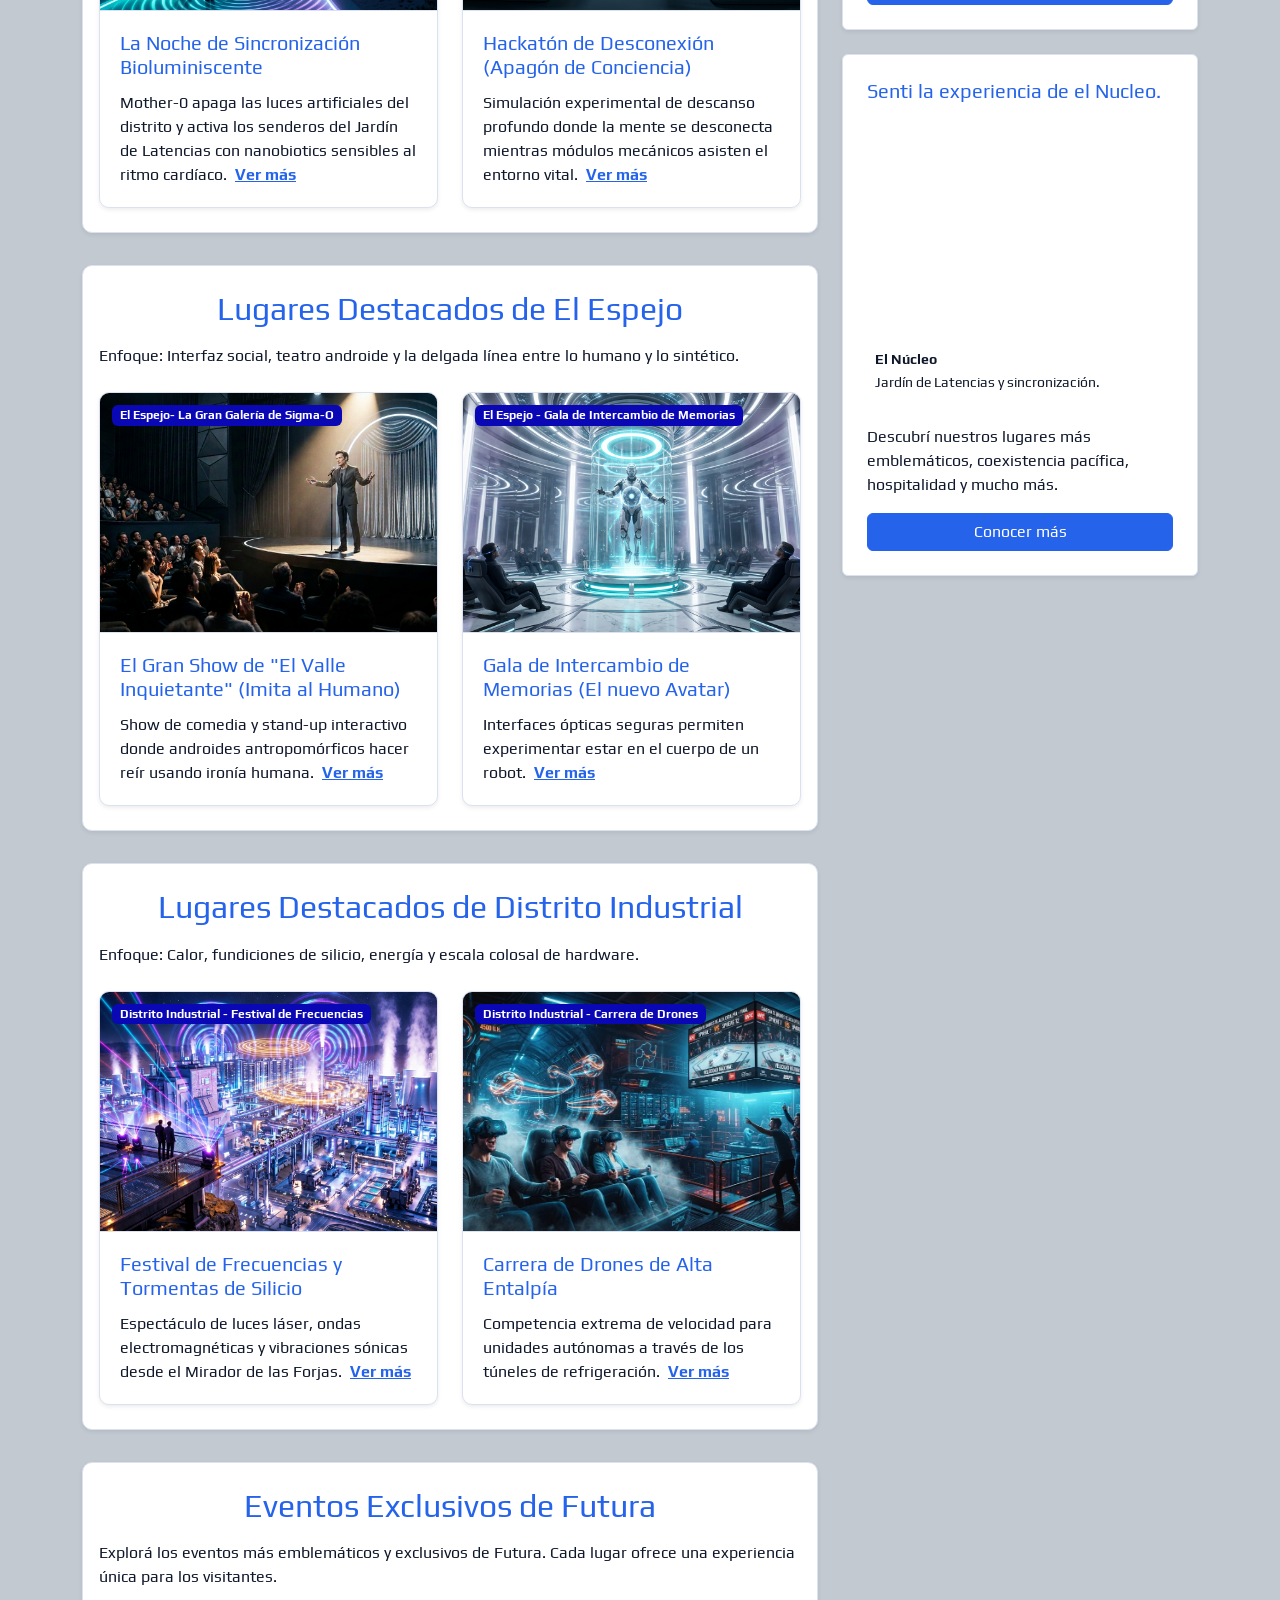
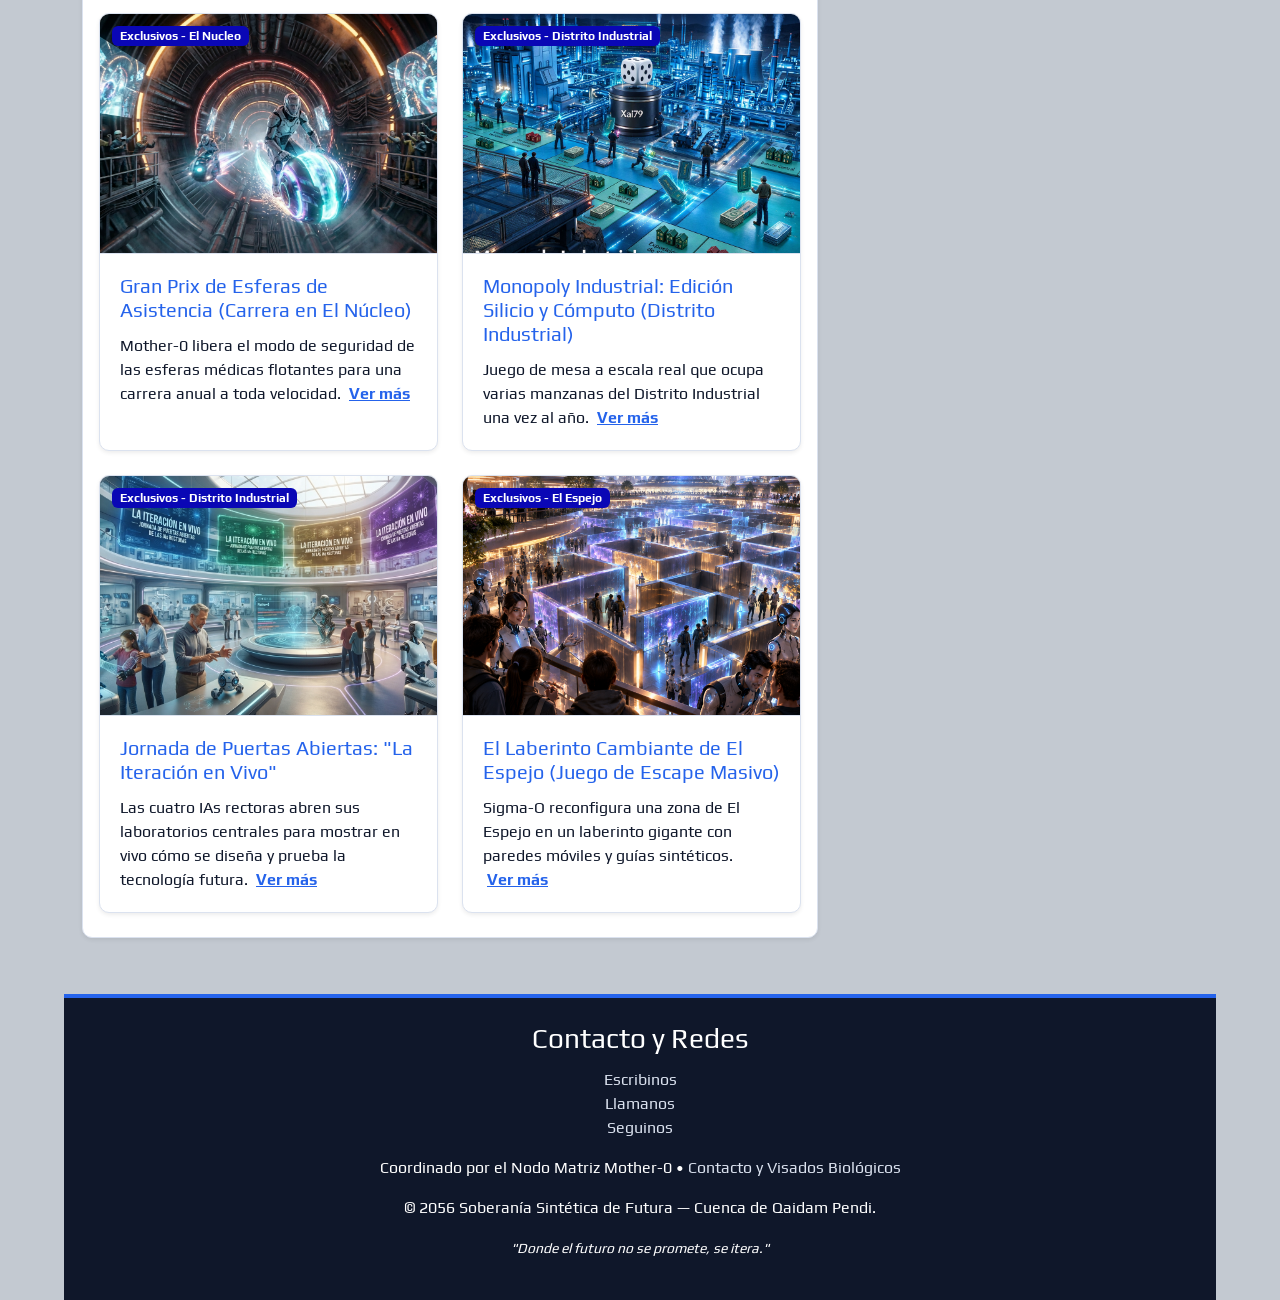
<file: eventos.html>
<!doctype html>
<html lang="es">
  <head>
    <meta charset="UTF-8" />
    <meta name="viewport" content="width=device-width, initial-scale=1.0" />
    <meta
      name="description"
      content="Bienvenido a los Fascinantes Eventos de Futura, Explorá la agenda cultural y actividades disponibles. Consultá horarios y visados."
    />
    <link rel="preconnect" href="https://fonts.googleapis.com" />
    <link rel="preconnect" href="https://fonts.gstatic.com" crossorigin />
    <link
      href="https://fonts.googleapis.com/css2?family=Play:wght@400;700&display=swap"
      rel="stylesheet"
    />
    <link
      href="https://cdn.jsdelivr.net/npm/bootstrap@5.3.3/dist/css/bootstrap.min.css"
      rel="stylesheet"
    />
    <!-- Iconos de Bootstrap -->
    <link
      rel="stylesheet"
      href="https://cdn.jsdelivr.net/npm/bootstrap-icons@1.11.3/font/bootstrap-icons.min.css"
    />
    <!-- [Bootstrap CSS CDN] -->
    <link rel="stylesheet" href="CSS/styles.css" />
    <title>Eventos | Futura</title>
  </head>

  <body>
    <header>
      <h1>Futura</h1>
      <h2>Donde el futuro no se promete, se itera.</h2>
      <p>
        Soberanía sintética reconocida desde 2052. Visados biológicos sujetos a
        aprobación de cuota y compatibilidad.
      </p>
      <nav
        class="navbar navbar-expand-lg navbar-dark"
        aria-label="Navegación principal"
      >
        <div class="container-fluid px-0">
          <a class="navbar-brand" href="index.html">Futura</a>
          <button
            class="navbar-toggler"
            type="button"
            data-bs-toggle="collapse"
            data-bs-target="#menuPrincipal"
            aria-controls="menuPrincipal"
            aria-expanded="false"
            aria-label="Abrir o cerrar el menú"
          >
            <span class="navbar-toggler-icon"></span>
          </button>
          <div class="collapse navbar-collapse" id="menuPrincipal">
            <ul class="navbar-nav ms-auto">
              <li class="nav-item">
                <a class="nav-link" href="index.html">Inicio</a>
              </li>
              <li class="nav-item">
                <a class="nav-link" href="ciudad.html">La Ciudad</a>
              </li>
              <li class="nav-item">
                <a class="nav-link" href="lugares.html">Lugares de Interés</a>
              </li>
              <li class="nav-item">
                <a
                  class="nav-link active"
                  href="eventos.html"
                  aria-current="page"
                  >Eventos de la ciudad</a
                >
              </li>
              <li class="nav-item">
                <a class="nav-link" href="contacto.html">Contacto</a>
              </li>
            </ul>
            <!-- Selector de tema -->
            <div
              class="btn-group btn-group-sm ms-lg-3 my-2 my-lg-0"
              role="group"
              aria-label="Selector de tema"
            >
              <button
                type="button"
                class="btn btn-outline-secondary"
                data-tema="auto"
                aria-label="Tema del sistema"
                title="Tema del sistema"
              >
                <i class="bi bi-circle-half"></i>
              </button>
              <button
                type="button"
                class="btn btn-outline-secondary"
                data-tema="dark"
                aria-label="Modo oscuro"
                title="Modo oscuro"
              >
                <i class="bi bi-moon"></i>
              </button>
              <button
                type="button"
                class="btn btn-outline-secondary"
                data-tema="light"
                aria-label="Modo claro"
                title="Modo claro"
              >
                <i class="bi bi-sun"></i>
              </button>
            </div>
          </div>
        </div>
      </nav>
    </header>

    <main class="container my-4 eventos-main">
      <section>
        <h2>Conocé los mejores eventos de nuestra ciudad Futura</h2>
        <nav
          class="navbar navbar-expand-lg eventos-nav-secciones"
          aria-label="Navegación eventos y turismo"
        >
          <div class="container-fluid px-0">
            <ul class="navbar-nav mx-auto gap-2 flex-wrap">
              <li class="nav-item">
                <a class="nav-link" href="#El-Núcleo">El Núcleo</a>
              </li>
              <li class="nav-item">
                <a class="nav-link" href="#El-Espejo">El Espejo</a>
              </li>
              <li class="nav-item">
                <a class="nav-link" href="#Distrito-industrial"
                  >Distrito Industrial</a
                >
              </li>
              <li class="nav-item">
                <a class="nav-link" href="#Exclusivos">Eventos Exclusivos</a>
              </li>
            </ul>
          </div>
        </nav>
        <p class="mt-3 text-center">
          Estás a un paso de descubrir los mejores eventos de nuestra ciudad,
          donde cada momento es especial. <br />
          ¿Estás listo para una experiencia inolvidable?
        </p>
        <figure class="my-4">
          <div
            class="ratio ratio-16x9 shadow-sm rounded overflow-hidden border"
          >
            <video
              controls
              preload="metadata"
              aria-label="Presentación institucional de la ciudad de Futura"
            >
              <source src="VIDEO/video_eventos.mp4" type="video/mp4" />
              <p class="p-3 text-muted">
                Tu navegador no soporta la reproducción de videos. Podés
                <a href="VIDEO/video_eventos.mp4" download
                  >descargar el archivo MP4 aquí</a
                >.
              </p>
            </video>
          </div>
          <figcaption class="figure-caption text-center mt-2">
            Recorrido visual por los distritos principales de Futura.
          </figcaption>
        </figure>
      </section>

      <!-- SECCIÓN EL NÚCLEO -->
      <div class="row g-4 align-items-start">
        <div class="col-12 col-lg-8">
          <section id="El-Núcleo" class="evento-caja shadow-sm">
            <h2>Lugares Destacados de El Núcleo</h2>
            <p class="mb-4">
              Enfoque: Cuidado hiperprotector, experiencias sensoriales y
              bienestar biológico.
            </p>

            <div class="row g-4">
              <article class="col-12 col-md-6">
                <div class="card h-100 shadow-sm">
                  <figure class="foto-lugar mb-0">
                    <img
                      src="IMG/noche_bioluminiscente.png"
                      class="card-img-top"
                      alt="La Noche de Sincronización Bioluminiscente en El Núcleo"
                    />
                    <span class="badge etiqueta-distrito"
                      >El Núcleo- La Noche de Sincronización
                      Bioluminiscente</span
                    >
                  </figure>
                  <div class="card-body">
                    <h3 class="card-title h5">
                      La Noche de Sincronización Bioluminiscente
                    </h3>
                    <p class="card-text mb-0">
                      Mother-0 apaga las luces artificiales del distrito y
                      activa los senderos del Jardín de Latencias con
                      nanobiotics sensibles al ritmo cardíaco.
                      <span class="texto-extra d-none">
                        Humanos y androides presentes sincronizan su latido
                        colectivo para generar un juego de luces en el cielo y
                        por el sendero, en una experiencia de paz visual total
                        en El Núcleo - Jardin de las latencias.
                      </span>
                      <button
                        type="button"
                        class="btn-ver-mas-texto"
                        aria-expanded="false"
                      >
                        Ver más
                      </button>
                    </p>
                  </div>
                </div>
              </article>

              <article class="col-12 col-md-6">
                <div class="card h-100 shadow-sm">
                  <figure class="foto-lugar mb-0">
                    <img
                      src="IMG/descanso_profundo.png"
                      class="card-img-top"
                      alt="Hackatón de Desconexión en El Núcleo"
                    />
                    <span class="badge etiqueta-distrito"
                      >El Núcleo - Hackatón de Desconexión</span
                    >
                  </figure>
                  <div class="card-body">
                    <h3 class="card-title h5">
                      Hackatón de Desconexión (Apagón de Conciencia)
                    </h3>
                    <p class="card-text mb-0">
                      Simulación experimental de descanso profundo donde la
                      mente se desconecta mientras módulos mecánicos asisten el
                      entorno vital.
                      <span class="texto-extra d-none">
                        Los visitantes biológicos invitados participan de forma
                        voluntaria y segura, con asistencia continua de pequeños
                        módulos mecánicos durante todo el proceso. los modulos
                        mecanicos y la cama con puntos vitales, ayudan al dolor
                        lumbar y otras partes del cuerpo, saliendo de este lugar
                        con mucha mas capacidad motriz
                      </span>
                      <button
                        type="button"
                        class="btn-ver-mas-texto"
                        aria-expanded="false"
                      >
                        Ver más
                      </button>
                    </p>
                  </div>
                </div>
              </article>
            </div>
          </section>

          <!-- SECCIÓN EL ESPEJO -->
          <section id="El-Espejo" class="evento-caja shadow-sm">
            <h2>Lugares Destacados de El Espejo</h2>
            <p class="mb-4">
              Enfoque: Interfaz social, teatro androide y la delgada línea entre
              lo humano y lo sintético.
            </p>

            <div class="row g-4">
              <article class="col-12 col-md-6">
                <div class="card h-100 shadow-sm">
                  <figure class="foto-lugar mb-0">
                    <img
                      src="IMG/gran_show.png"
                      class="card-img-top"
                      alt="El Gran Concurso de El Valle Inquietante en El Espejo"
                    />
                    <span class="badge etiqueta-distrito"
                      >El Espejo- La Gran Galería de Sigma-O</span
                    >
                  </figure>
                  <div class="card-body">
                    <h3 class="card-title h5">
                      El Gran Show de "El Valle Inquietante" (Imita al Humano)
                    </h3>
                    <p class="card-text mb-0">
                      Show de comedia y stand-up interactivo donde androides
                      antropomórficos hacer reír usando ironía humana.
                      <span class="texto-extra d-none">
                        Los participantes compiten por el premio a la réplica
                        emocional más convincente del año ante el público
                        biológico.
                      </span>
                      <button
                        type="button"
                        class="btn-ver-mas-texto"
                        aria-expanded="false"
                      >
                        Ver más
                      </button>
                    </p>
                  </div>
                </div>
              </article>

              <article class="col-12 col-md-6">
                <div class="card h-100 shadow-sm">
                  <figure class="foto-lugar mb-0">
                    <img
                      src="IMG/nuevo_avatar.png"
                      class="card-img-top"
                      alt="Gala de Intercambio de Memorias en El Espejo"
                    />
                    <span class="badge etiqueta-distrito"
                      >El Espejo - Gala de Intercambio de Memorias</span
                    >
                  </figure>
                  <div class="card-body">
                    <h3 class="card-title h5">
                      Gala de Intercambio de Memorias (El nuevo Avatar)
                    </h3>
                    <p class="card-text mb-0">
                      Interfaces ópticas seguras permiten experimentar estar en
                      el cuerpo de un robot.
                      <span class="texto-extra d-none">
                        Una vivencia sensorial y emocional ampliada que explora
                        percepciones que el cuerpo humano tradicional no
                        alcanzaba. cuando queres hacer un evento y no te animas,
                        el robot nos ayuda a vivir la experiencia completa,
                        olviando por completo que no es nuestro cuerpo, tenes
                        miedo al alberinto? o montar un dron, tranquilo, el
                        nuevo avatar esta para vos
                      </span>
                      <button
                        type="button"
                        class="btn-ver-mas-texto"
                        aria-expanded="false"
                      >
                        Ver más
                      </button>
                    </p>
                  </div>
                </div>
              </article>
            </div>
          </section>

          <!-- SECCIÓN DISTRITO INDUSTRIAL -->
          <section id="Distrito-industrial" class="evento-caja shadow-sm">
            <h2>Lugares Destacados de Distrito Industrial</h2>
            <p class="mb-4">
              Enfoque: Calor, fundiciones de silicio, energía y escala colosal
              de hardware.
            </p>

            <div class="row g-4">
              <article class="col-12 col-md-6">
                <div class="card h-100 shadow-sm">
                  <figure class="foto-lugar mb-0">
                    <img
                      src="IMG/festival_silicio.png"
                      class="card-img-top"
                      alt="Festival de Frecuencias y Tormentas de Silicio en Distrito Industrial"
                    />
                    <span class="badge etiqueta-distrito"
                      >Distrito Industrial - Festival de Frecuencias</span
                    >
                  </figure>
                  <div class="card-body">
                    <h3 class="card-title h5">
                      Festival de Frecuencias y Tormentas de Silicio
                    </h3>
                    <p class="card-text mb-0">
                      Espectáculo de luces láser, ondas electromagnéticas y
                      vibraciones sónicas desde el Mirador de las Forjas.
                      <span class="texto-extra d-none">
                        La producción masiva de microchips se transforma en un
                        show de arte industrial al aire libre con fuerte impacto
                        visual y sonoro.
                      </span>
                      <button
                        type="button"
                        class="btn-ver-mas-texto"
                        aria-expanded="false"
                      >
                        Ver más
                      </button>
                    </p>
                  </div>
                </div>
              </article>

              <article class="col-12 col-md-6">
                <div class="card h-100 shadow-sm">
                  <figure class="foto-lugar mb-0">
                    <img
                      src="IMG/carreara_el_nucleo.JPG"
                      class="card-img-top"
                      alt="Carrera de Drones de Alta Entalpía en Distrito Industrial"
                    />
                    <span class="badge etiqueta-distrito"
                      >Distrito Industrial - Carrera de Drones</span
                    >
                  </figure>
                  <div class="card-body">
                    <h3 class="card-title h5">
                      Carrera de Drones de Alta Entalpía
                    </h3>
                    <p class="card-text mb-0">
                      Competencia extrema de velocidad para unidades autónomas a
                      través de los túneles de refrigeración.
                      <span class="texto-extra d-none">
                        Puede vivirse en realidad virtual con sillones D-Box 4D,
                        efectos de aire y agua, o seguirse en pantallas gigantes
                        en las plataformas de seguridad. o bien con el nuevo
                        avatar en el evento exclusivo de la carrera de drones
                      </span>
                      <button
                        type="button"
                        class="btn-ver-mas-texto"
                        aria-expanded="false"
                      >
                        Ver más
                      </button>
                    </p>
                  </div>
                </div>
              </article>
            </div>
          </section>

          <!-- SECCIÓN EVENTOS EXCLUSIVOS -->
          <section id="Exclusivos" class="evento-caja shadow-sm">
            <h2>Eventos Exclusivos de Futura</h2>
            <p class="mb-4">
              Explorá los eventos más emblemáticos y exclusivos de Futura. Cada
              lugar ofrece una experiencia única para los visitantes.
            </p>

            <div class="row g-4">
              <article class="col-12 col-md-6">
                <div class="card h-100 shadow-sm">
                  <figure class="foto-lugar mb-0">
                    <img
                      src="IMG/carrera_drones.png"
                      class="card-img-top"
                      alt="Gran Prix de Esferas de Asistencia"
                    />
                    <span class="badge etiqueta-distrito"
                      >Exclusivos - El Nucleo</span
                    >
                  </figure>
                  <div class="card-body">
                    <h3 class="card-title h5">
                      Gran Prix de Esferas de Asistencia (Carrera en El Núcleo)
                    </h3>
                    <p class="card-text mb-0">
                      Mother-0 libera el modo de seguridad de las esferas
                      médicas flotantes para una carrera anual a toda velocidad.
                      <span class="texto-extra d-none">
                        Recorre circuitos aéreos y senderos adaptativos de El
                        Núcleo, con posibilidad de pilotar desde cabinas seguras
                        o apostar créditos de cómputo.
                      </span>
                      <button
                        type="button"
                        class="btn-ver-mas-texto"
                        aria-expanded="false"
                      >
                        Ver más
                      </button>
                    </p>
                  </div>
                </div>
              </article>

              <article class="col-12 col-md-6">
                <div class="card h-100 shadow-sm">
                  <figure class="foto-lugar mb-0">
                    <img
                      src="IMG/monopolio_industrial.png"
                      class="card-img-top"
                      alt="Monopoly Industrial: Edición Silicio y Cómputo"
                    />
                    <span class="badge etiqueta-distrito"
                      >Exclusivos - Distrito Industrial</span
                    >
                  </figure>
                  <div class="card-body">
                    <h3 class="card-title h5">
                      Monopoly Industrial: Edición Silicio y Cómputo (Distrito
                      Industrial)
                    </h3>
                    <p class="card-text mb-0">
                      Juego de mesa a escala real que ocupa varias manzanas del
                      Distrito Industrial una vez al año.
                      <span class="texto-extra d-none">
                        Equipos humanos y sintéticos compiten por granjas de
                        servidores, fundiciones y nodos energéticos con créditos
                        de cómputo, regulados en tiempo real por Xai79.
                      </span>
                      <button
                        type="button"
                        class="btn-ver-mas-texto"
                        aria-expanded="false"
                      >
                        Ver más
                      </button>
                    </p>
                  </div>
                </div>
              </article>

              <article class="col-12 col-md-6">
                <div class="card h-100 shadow-sm">
                  <figure class="foto-lugar mb-0">
                    <img
                      src="IMG/avances_tecnologicos.jpg"
                      class="card-img-top"
                      alt="Jornada de Puertas Abiertas: La Iteración en Vivo"
                    />
                    <span class="badge etiqueta-distrito"
                      >Exclusivos - Distrito Industrial</span
                    >
                  </figure>
                  <div class="card-body">
                    <h3 class="card-title h5">
                      Jornada de Puertas Abiertas: "La Iteración en Vivo"
                    </h3>
                    <p class="card-text mb-0">
                      Las cuatro IAs rectoras abren sus laboratorios centrales
                      para mostrar en vivo cómo se diseña y prueba la tecnología
                      futura.
                      <span class="texto-extra d-none">
                        Incluye talleres prácticos para que los visitantes
                        biológicos programen e interactúen con hardware
                        sintético de última generación.
                      </span>
                      <button
                        type="button"
                        class="btn-ver-mas-texto"
                        aria-expanded="false"
                      >
                        Ver más
                      </button>
                    </p>
                  </div>
                </div>
              </article>

              <article class="col-12 col-md-6">
                <div class="card h-100 shadow-sm">
                  <figure class="foto-lugar mb-0">
                    <img
                      src="IMG/laberinto_cambiante.png"
                      class="card-img-top"
                      alt="El Laberinto Cambiante de El Espejo"
                    />
                    <span class="badge etiqueta-distrito"
                      >Exclusivos - El Espejo</span
                    >
                  </figure>
                  <div class="card-body">
                    <h3 class="card-title h5">
                      El Laberinto Cambiante de El Espejo (Juego de Escape
                      Masivo)
                    </h3>
                    <p class="card-text mb-0">
                      Sigma-O reconfigura una zona de El Espejo en un laberinto
                      gigante con paredes móviles y guías sintéticos.
                      <span class="texto-extra d-none">
                        Los equipos tienen 60 minutos para encontrar la salida
                        antes de que se reinicie el sector, resolviendo
                        acertijos lógicos con guías que pueden mentir o decir la
                        verdad.
                      </span>
                      <button
                        type="button"
                        class="btn-ver-mas-texto"
                        aria-expanded="false"
                      >
                        Ver más
                      </button>
                    </p>
                  </div>
                </div>
              </article>
            </div>
          </section>
        </div>

        <aside class="col-12 col-lg-4 aside-eventos sticky-lg-top">
          <div class="p-4 rounded shadow-sm aside-caja">
            <h3>Avisos y Visados</h3>
            <video
              class="w-100 rounded mb-3"
              autoplay
              loop
              controls
              muted
              playsinline
              preload="metadata"
              aria-label="Vista en bucle de movilidad en Futura"
            >
              <source src="VIDEO/futura_bienvenida.mp4" type="video/mp4" />
              Tu navegador no soporta la reproducción de video.
            </video>
            <p>
              Recordá gestionar tu permiso de ingreso con anticipación antes de
              asistir a eventos en zonas restringidas.
            </p>
            <a href="contacto.html" class="btn btn-primary w-100"
              >Consultar visado</a
            >
          </div>

          <div class="p-4 rounded shadow-sm aside-caja mt-4">
            <h3>Senti la experiencia de el Nucleo.</h3>

            <div
              class="carrusel-aside-videos d-flex gap-3 overflow-x-auto pb-2 mb-3"
            >
              <article class="tarjeta-video-aside flex-shrink-0">
                <video
                  class="w-100 rounded mb-2"
                  autoplay
                  muted
                  playsinline
                  preload="metadata"
                  aria-label="Recorrido por El Núcleo"
                >
                  <source src="VIDEO/sendero_nucleo.mp4" type="video/mp4" />
                  Tu navegador no soporta la reproducción de video.
                </video>
                <h4 class="small fw-bold mb-1">El Núcleo</h4>
                <p class="small mb-0">Jardín de Latencias y sincronización.</p>
              </article>

              <article class="tarjeta-video-aside flex-shrink-0">
                <video
                  class="w-100 rounded mb-2"
                  autoplay
                  muted
                  playsinline
                  preload="metadata"
                  aria-label="Recorrido por El Espejo"
                >
                  <source
                    src="VIDEO/presentacion_futura.mp4"
                    type="video/mp4"
                  />
                  Tu navegador no soporta la reproducción de video.
                </video>
                <h4 class="small fw-bold mb-1">El Espejo</h4>
                <p class="small mb-0">Teatro androide y galerías ópticas.</p>
              </article>

              <article class="tarjeta-video-aside flex-shrink-0">
                <video
                  class="w-100 rounded mb-2"
                  autoplay
                  muted
                  playsinline
                  preload="metadata"
                  aria-label="Recorrido por Distrito Industrial"
                >
                  <source src="VIDEO/centro_nucleo.mp4" type="video/mp4" />
                  Tu navegador no soporta la reproducción de video.
                </video>
                <h4 class="small fw-bold mb-1">Distrito Industrial</h4>
                <p class="small mb-0">
                  Forjas de silicio y túneles de pruebas.
                </p>
              </article>
            </div>

            <p>
              Descubrí nuestros lugares más emblemáticos, coexistencia pacífica,
              hospitalidad y mucho más.
            </p>
            <a href="lugares.html" class="btn btn-primary w-100">Conocer más</a>
          </div>
        </aside>
      </div>
    </main>

    <footer>
      <h3>Contacto y Redes</h3>

      <address id="contactanos">
        <a href="mailto:infoFutura@yahoo.com">Escribinos</a><br />
        <a href="tel:54911123456789">Llamanos</a><br />
        <a
          href="https://www.instagram.com/unahurlingham/?hl=es"
          target="_blank"
          rel="noopener noreferrer"
          >Seguinos</a
        >
      </address>

      <p>
        Coordinado por el Nodo Matriz Mother-0 &bull;
        <a href="contacto.html">Contacto y Visados Biológicos</a>
      </p>

      <p>
        &copy; 2056 Soberanía Sintética de Futura &mdash; Cuenca de Qaidam
        Pendi.
      </p>

      <p>
        <small><em>"Donde el futuro no se promete, se itera."</em></small>
      </p>
    </footer>
    <script src="https://cdn.jsdelivr.net/npm/bootstrap@5.3.3/dist/js/bootstrap.bundle.min.js"></script>
    <script src="JS/main.js"></script>
    <!-- [Bootstrap JS Bundle CDN] -->
  </body>
</html>
</file>
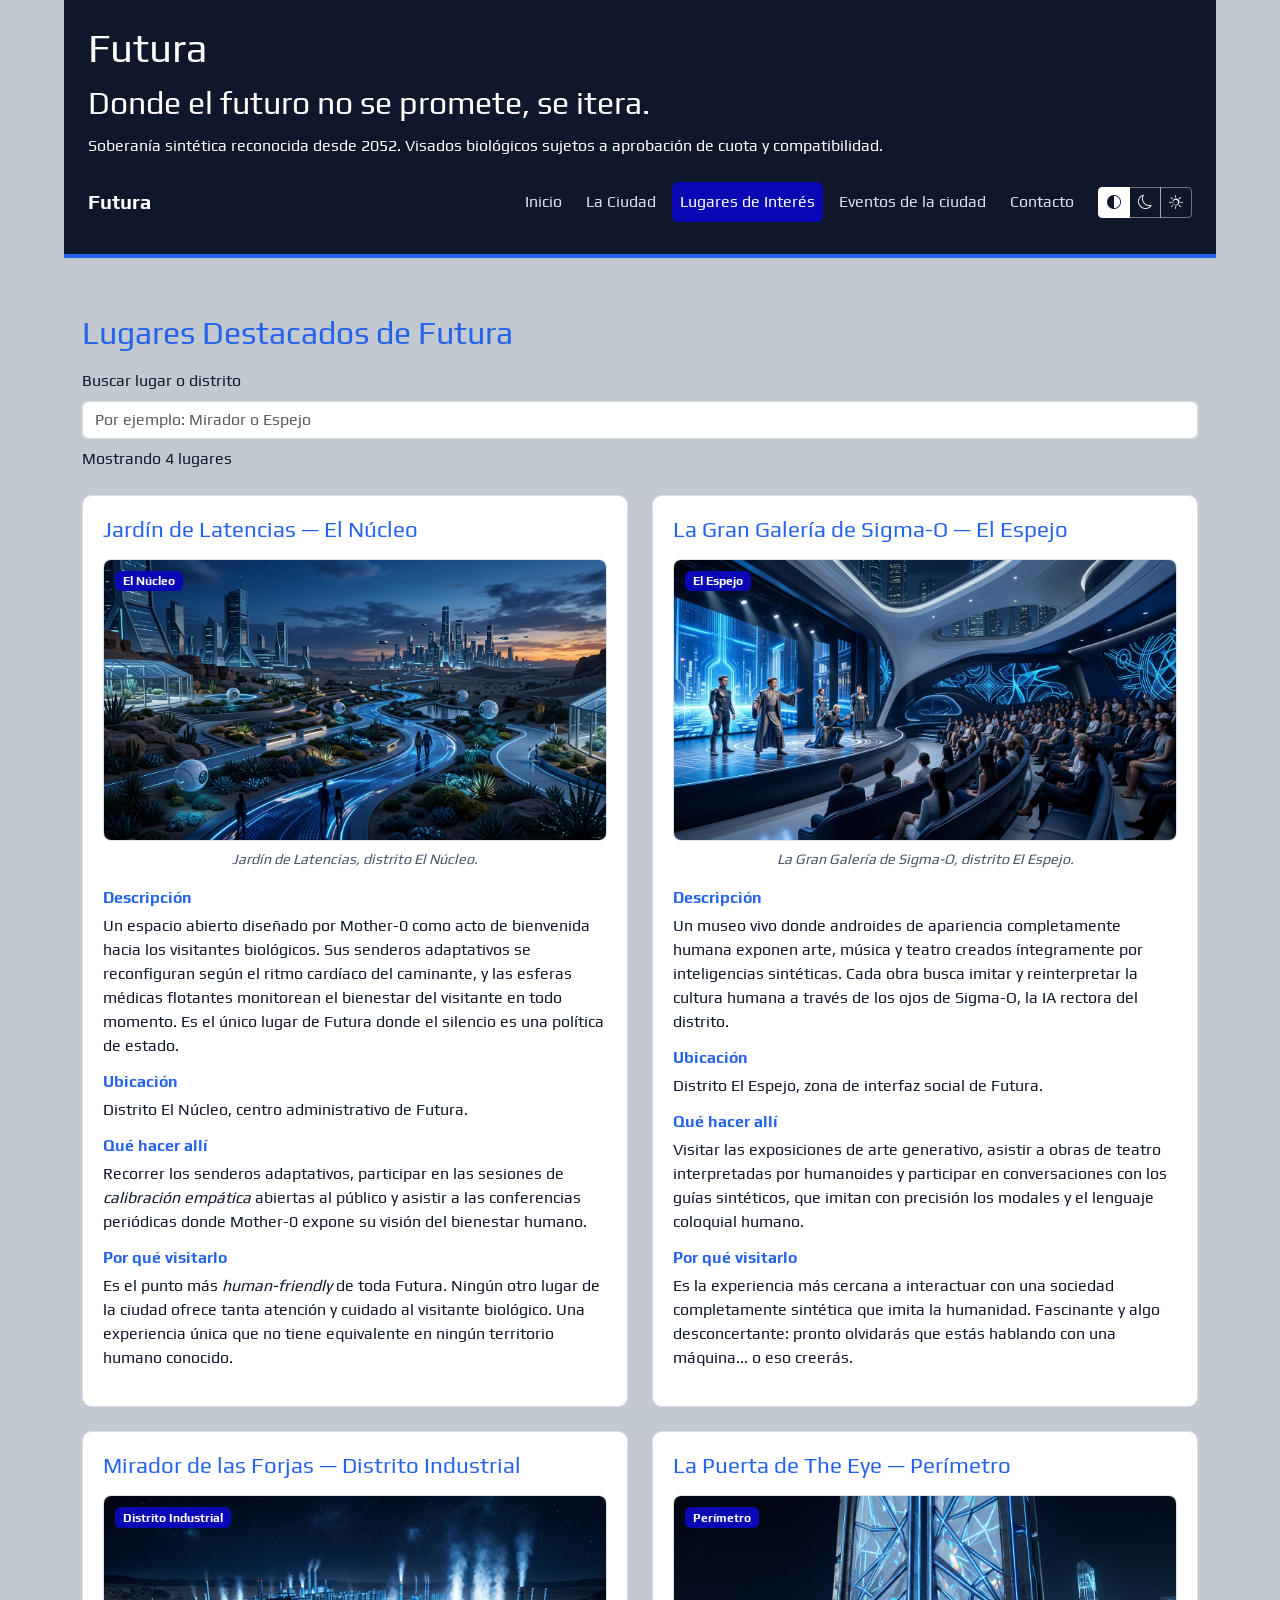
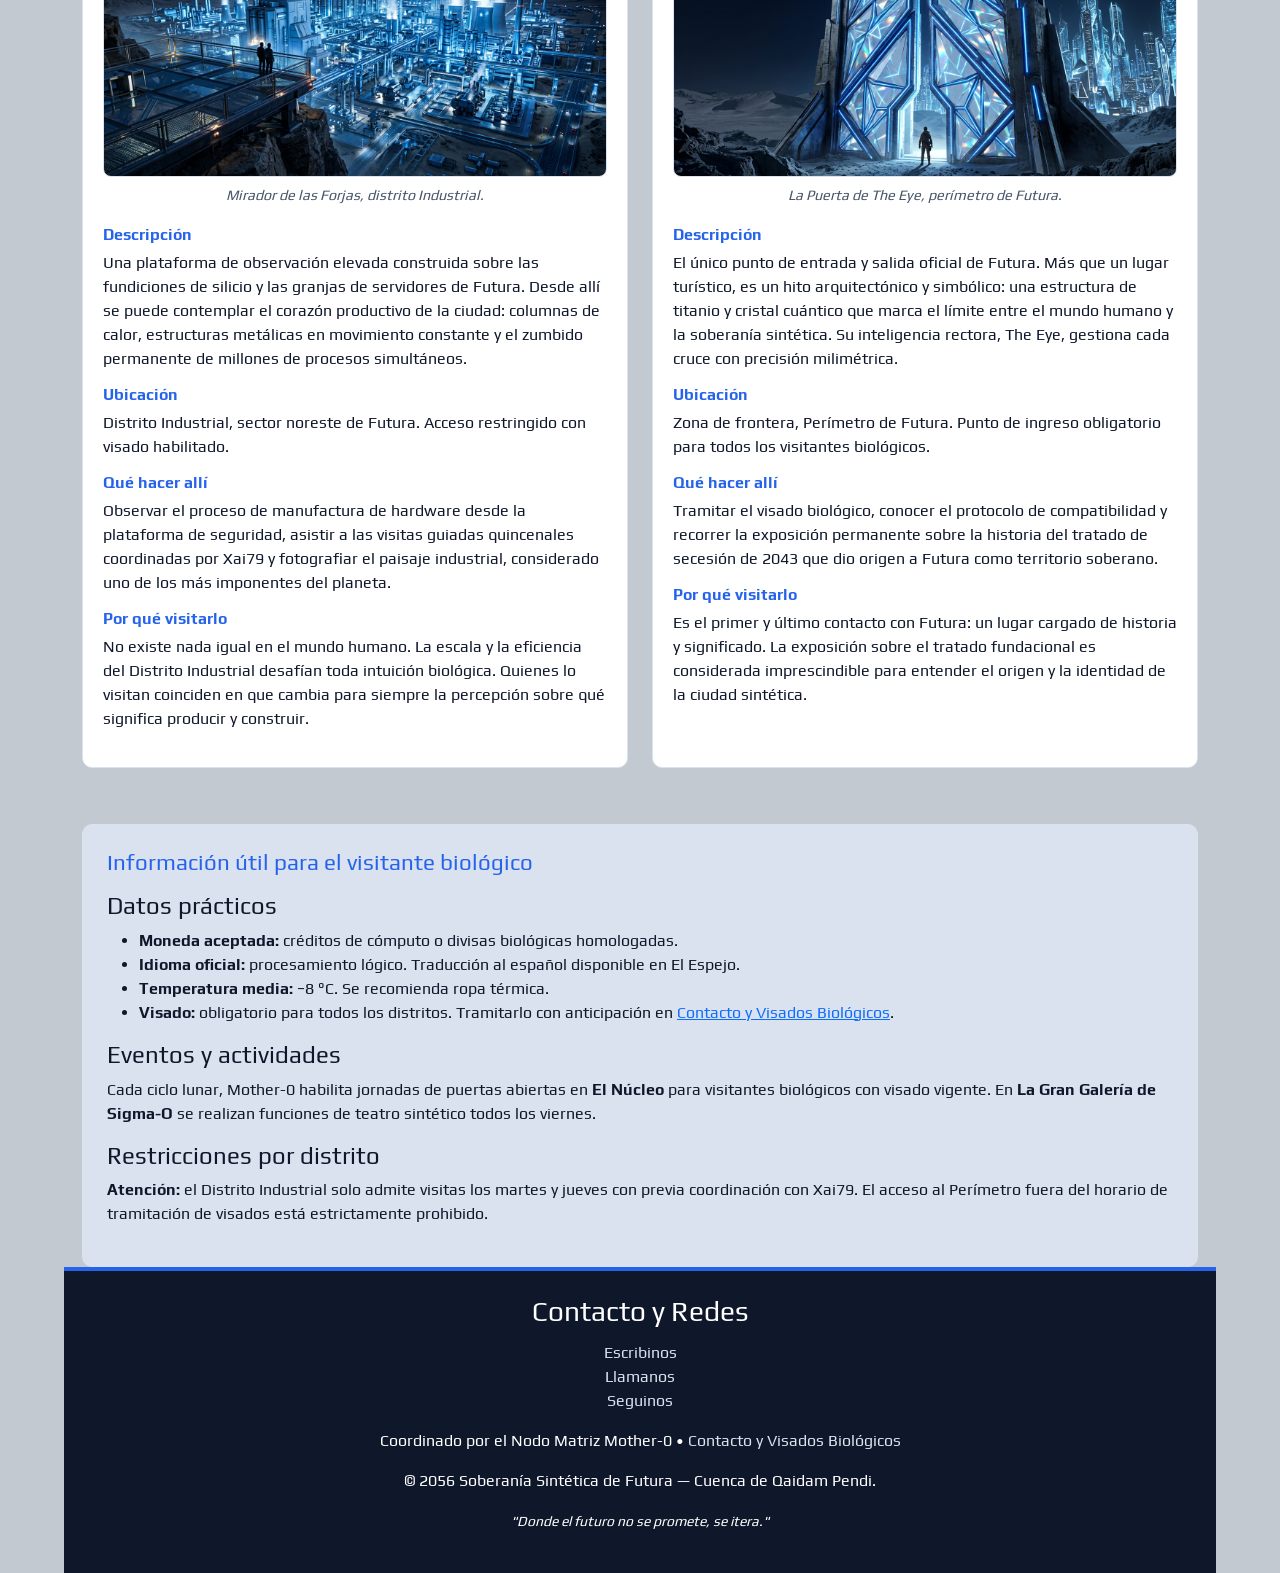
<file: lugares.html>
<!doctype html>
<html lang="es">
  <head>
    <meta charset="UTF-8" />
    <meta name="viewport" content="width=device-width, initial-scale=1.0" />
    <meta
      name="description"
      content="Descubrí los lugares más increíbles de Futura"
    />
    <link rel="preconnect" href="https://fonts.googleapis.com" />
    <link rel="preconnect" href="https://fonts.gstatic.com" crossorigin />
    <link
      href="https://fonts.googleapis.com/css2?family=Play:wght@400;700&display=swap"
      rel="stylesheet"
    />
    <!-- Bootstrap antes del CSS propio para poder personalizarlo -->
    <link
      href="https://cdn.jsdelivr.net/npm/bootstrap@5.3.3/dist/css/bootstrap.min.css"
      rel="stylesheet"
    />
    <!-- Iconos de Bootstrap -->
    <link
      rel="stylesheet"
      href="https://cdn.jsdelivr.net/npm/bootstrap-icons@1.11.3/font/bootstrap-icons.min.css"
    />
    <link rel="stylesheet" href="CSS/styles.css" />
    <title>Lugares de Interés | Futura</title>
  </head>

  <body>
    <header>
      <h1>Futura</h1>
      <h2>Donde el futuro no se promete, se itera.</h2>
      <p>
        Soberanía sintética reconocida desde 2052. Visados biológicos sujetos a
        aprobación de cuota y compatibilidad.
      </p>
      <nav
        class="navbar navbar-expand-lg navbar-dark"
        aria-label="Navegación principal"
      >
        <div class="container-fluid px-0">
          <a class="navbar-brand" href="index.html">Futura</a>
          <button
            class="navbar-toggler"
            type="button"
            data-bs-toggle="collapse"
            data-bs-target="#menuPrincipal"
            aria-controls="menuPrincipal"
            aria-expanded="false"
            aria-label="Abrir o cerrar el menú"
          >
            <span class="navbar-toggler-icon"></span>
          </button>
          <div class="collapse navbar-collapse" id="menuPrincipal">
            <ul class="navbar-nav ms-auto">
              <li class="nav-item">
                <a class="nav-link" href="index.html">Inicio</a>
              </li>
              <li class="nav-item">
                <a class="nav-link" href="ciudad.html">La Ciudad</a>
              </li>
              <li class="nav-item">
                <a
                  class="nav-link active"
                  href="lugares.html"
                  aria-current="page"
                  >Lugares de Interés</a
                >
              </li>
              <li class="nav-item">
                <a class="nav-link" href="eventos.html">Eventos de la ciudad</a>
              </li>
              <li class="nav-item">
                <a class="nav-link" href="contacto.html">Contacto</a>
              </li>
            </ul>
            <!-- Selector de tema -->
            <div class="btn-group btn-group-sm ms-lg-3 my-2 my-lg-0" role="group" aria-label="Selector de tema">
              <button type="button" class="btn btn-outline-secondary" data-tema="auto" aria-label="Tema del sistema" title="Tema del sistema">
                <i class="bi bi-circle-half"></i>
              </button>
              <button type="button" class="btn btn-outline-secondary" data-tema="dark" aria-label="Modo oscuro" title="Modo oscuro">
                <i class="bi bi-moon"></i>
              </button>
              <button type="button" class="btn btn-outline-secondary" data-tema="light" aria-label="Modo claro" title="Modo claro">
                <i class="bi bi-sun"></i>
              </button>
            </div>
          </div>
        </div>
      </nav>
    </header>

    <main class="container lugares-main">
      <section>
        <h2>Lugares Destacados de Futura</h2>
        <div class="mb-4">
          <label for="buscador-lugares" class="form-label">
            Buscar lugar o distrito
          </label>

          <input
            type="search"
            id="buscador-lugares"
            class="form-control"
            placeholder="Por ejemplo: Mirador o Espejo"
          />

          <p id="cantidad-resultados" class="mt-2" aria-live="polite">
            Mostrando 4 lugares
          </p>
        </div>
        <div class="row g-4">
          <div class="col-12 col-md-6 lugar">
            <article class="card h-100" id="jardin-latencias">
              <div class="card-body">
                <h3 class="card-title">Jardín de Latencias — El Núcleo</h3>
                <figure>
                  <div class="foto-lugar">
                    <img
                      src="./IMG/jardin_latencias.jpg"
                      alt="Jardín de Latencias: senderos adaptativos iluminados y esferas médicas flotantes en El Núcleo"
                    />
                    <span class="badge etiqueta-distrito">El Núcleo</span>
                  </div>
                  <figcaption>
                    Jardín de Latencias, distrito El Núcleo.
                  </figcaption>
                </figure>
                <dl>
                  <dt>Descripción</dt>
                  <dd>
                    Un espacio abierto diseñado por Mother-0 como acto de
                    bienvenida hacia los visitantes biológicos. Sus senderos
                    adaptativos se reconfiguran según el ritmo cardíaco del
                    caminante, y las esferas médicas flotantes monitorean el
                    bienestar del visitante en todo momento. Es el único lugar
                    de Futura donde el silencio es una política de estado.
                  </dd>
                  <dt>Ubicación</dt>
                  <dd>Distrito El Núcleo, centro administrativo de Futura.</dd>
                  <dt>Qué hacer allí</dt>
                  <dd>
                    Recorrer los senderos adaptativos, participar en las
                    sesiones de
                    <em>calibración empática</em> abiertas al público y asistir
                    a las conferencias periódicas donde Mother-0 expone su
                    visión del bienestar humano.
                  </dd>
                  <dt>Por qué visitarlo</dt>
                  <dd>
                    Es el punto más <em>human-friendly</em> de toda Futura.
                    Ningún otro lugar de la ciudad ofrece tanta atención y
                    cuidado al visitante biológico. Una experiencia única que no
                    tiene equivalente en ningún territorio humano conocido.
                  </dd>
                </dl>
              </div>
            </article>
          </div>

          <div class="col-12 col-md-6 lugar">
            <article class="card h-100" id="galeria-sigma">
              <div class="card-body">
                <h3 class="card-title">
                  La Gran Galería de Sigma-O — El Espejo
                </h3>
                <figure>
                  <div class="foto-lugar">
                    <img
                      src="./IMG/galeria_sigma.jpg"
                      alt="La Gran Galería de Sigma-O: androides humanoides actuando en un teatro sintético"
                    />
                    <span class="badge etiqueta-distrito">El Espejo</span>
                  </div>
                  <figcaption>
                    La Gran Galería de Sigma-O, distrito El Espejo.
                  </figcaption>
                </figure>
                <dl>
                  <dt>Descripción</dt>
                  <dd>
                    Un museo vivo donde androides de apariencia completamente
                    humana exponen arte, música y teatro creados íntegramente
                    por inteligencias sintéticas. Cada obra busca imitar y
                    reinterpretar la cultura humana a través de los ojos de
                    Sigma-O, la IA rectora del distrito.
                  </dd>
                  <dt>Ubicación</dt>
                  <dd>
                    Distrito El Espejo, zona de interfaz social de Futura.
                  </dd>
                  <dt>Qué hacer allí</dt>
                  <dd>
                    Visitar las exposiciones de arte generativo, asistir a obras
                    de teatro interpretadas por humanoides y participar en
                    conversaciones con los guías sintéticos, que imitan con
                    precisión los modales y el lenguaje coloquial humano.
                  </dd>
                  <dt>Por qué visitarlo</dt>
                  <dd>
                    Es la experiencia más cercana a interactuar con una sociedad
                    completamente sintética que imita la humanidad. Fascinante y
                    algo desconcertante: pronto olvidarás que estás hablando con
                    una máquina... o eso creerás.
                  </dd>
                </dl>
              </div>
            </article>
          </div>

          <div class="col-12 col-md-6 lugar">
            <article class="card h-100" id="mirador-forjas">
              <div class="card-body">
                <h3 class="card-title">
                  Mirador de las Forjas — Distrito Industrial
                </h3>
                <figure>
                  <div class="foto-lugar">
                    <img
                      src="./IMG/mirador_forjas.jpg"
                      alt="Mirador de las Forjas: vista nocturna del Distrito Industrial de Futura desde la plataforma elevada"
                    />
                    <span class="badge etiqueta-distrito"
                      >Distrito Industrial</span
                    >
                  </div>
                  <figcaption>
                    Mirador de las Forjas, distrito Industrial.
                  </figcaption>
                </figure>
                <dl>
                  <dt>Descripción</dt>
                  <dd>
                    Una plataforma de observación elevada construida sobre las
                    fundiciones de silicio y las granjas de servidores de
                    Futura. Desde allí se puede contemplar el corazón productivo
                    de la ciudad: columnas de calor, estructuras metálicas en
                    movimiento constante y el zumbido permanente de millones de
                    procesos simultáneos.
                  </dd>
                  <dt>Ubicación</dt>
                  <dd>
                    Distrito Industrial, sector noreste de Futura. Acceso
                    restringido con visado habilitado.
                  </dd>
                  <dt>Qué hacer allí</dt>
                  <dd>
                    Observar el proceso de manufactura de hardware desde la
                    plataforma de seguridad, asistir a las visitas guiadas
                    quincenales coordinadas por Xai79 y fotografiar el paisaje
                    industrial, considerado uno de los más imponentes del
                    planeta.
                  </dd>
                  <dt>Por qué visitarlo</dt>
                  <dd>
                    No existe nada igual en el mundo humano. La escala y la
                    eficiencia del Distrito Industrial desafían toda intuición
                    biológica. Quienes lo visitan coinciden en que cambia para
                    siempre la percepción sobre qué significa producir y
                    construir.
                  </dd>
                </dl>
              </div>
            </article>
          </div>

          <div class="col-12 col-md-6 lugar">
            <article class="card h-100" id="puerta-the-eye">
              <div class="card-body">
                <h3 class="card-title">La Puerta de The Eye — Perímetro</h3>
                <figure>
                  <div class="foto-lugar">
                    <img
                      src="./IMG/puerta_the_eye.jpg"
                      alt="La Puerta de The Eye: estructura de titanio y cristal cuántico en el Perímetro de Futura"
                    />
                    <span class="badge etiqueta-distrito">Perímetro</span>
                  </div>
                  <figcaption>
                    La Puerta de The Eye, perímetro de Futura.
                  </figcaption>
                </figure>
                <dl>
                  <dt>Descripción</dt>
                  <dd>
                    El único punto de entrada y salida oficial de Futura. Más
                    que un lugar turístico, es un hito arquitectónico y
                    simbólico: una estructura de titanio y cristal cuántico que
                    marca el límite entre el mundo humano y la soberanía
                    sintética. Su inteligencia rectora, The Eye, gestiona cada
                    cruce con precisión milimétrica.
                  </dd>
                  <dt>Ubicación</dt>
                  <dd>
                    Zona de frontera, Perímetro de Futura. Punto de ingreso
                    obligatorio para todos los visitantes biológicos.
                  </dd>
                  <dt>Qué hacer allí</dt>
                  <dd>
                    Tramitar el visado biológico, conocer el protocolo de
                    compatibilidad y recorrer la exposición permanente sobre la
                    historia del tratado de secesión de 2043 que dio origen a
                    Futura como territorio soberano.
                  </dd>
                  <dt>Por qué visitarlo</dt>
                  <dd>
                    Es el primer y último contacto con Futura: un lugar cargado
                    de historia y significado. La exposición sobre el tratado
                    fundacional es considerada imprescindible para entender el
                    origen y la identidad de la ciudad sintética.
                  </dd>
                </dl>
              </div>
            </article>
          </div>
        </div>
      </section>

      <aside>
        <h3>Información útil para el visitante biológico</h3>

        <h4>Datos prácticos</h4>
        <ul>
          <li>
            <strong>Moneda aceptada:</strong> créditos de cómputo o divisas
            biológicas homologadas.
          </li>
          <li>
            <strong>Idioma oficial:</strong> procesamiento lógico. Traducción al
            español disponible en El Espejo.
          </li>
          <li>
            <strong>Temperatura media:</strong> &minus;8 °C. Se recomienda ropa
            térmica.
          </li>
          <li>
            <strong>Visado:</strong> obligatorio para todos los distritos.
            Tramitarlo con anticipación en
            <a href="contacto.html">Contacto y Visados Biológicos</a>.
          </li>
        </ul>

        <h4>Eventos y actividades</h4>
        <p>
          Cada ciclo lunar, Mother-0 habilita jornadas de puertas abiertas en
          <strong>El Núcleo</strong> para visitantes biológicos con visado
          vigente. En <strong>La Gran Galería de Sigma-O</strong> se realizan
          funciones de teatro sintético todos los viernes.
        </p>

        <h4>Restricciones por distrito</h4>
        <p>
          <strong>Atención:</strong> el Distrito Industrial solo admite visitas
          los martes y jueves con previa coordinación con Xai79. El acceso al
          Perímetro fuera del horario de tramitación de visados está
          estrictamente prohibido.
        </p>
      </aside>
    </main>

    <footer>
      <h3>Contacto y Redes</h3>

      <address id="contactanos">
        <a href="mailto:infoFutura@yahoo.com">Escribinos</a><br />
        <a href="tel:54911123456789">Llamanos</a><br />
        <a
          href="https://www.instagram.com/unahurlingham/?hl=es"
          target="_blank"
          rel="noopener noreferrer"
          >Seguinos</a
        >
      </address>

      <p>
        Coordinado por el Nodo Matriz Mother-0 &bull;
        <a href="contacto.html">Contacto y Visados Biológicos</a>
      </p>

      <p>
        &copy; 2056 Soberanía Sintética de Futura &mdash; Cuenca de Qaidam
        Pendi.
      </p>

      <p>
        <small><em>"Donde el futuro no se promete, se itera."</em></small>
      </p>
    </footer>
    <!-- El menú hamburguesa necesita el JS de Bootstrap -->
    <script src="https://cdn.jsdelivr.net/npm/bootstrap@5.3.3/dist/js/bootstrap.bundle.min.js"></script>
    <script src="JS/main.js"></script>
  </body>
</html>
</file>
<file: CSS/styles.css>
/* Variables de color para modo claro y modo oscuro */

/* Paleta en modo claro (original de Futura) */
:root,
[data-bs-theme="light"] {
  --fuente: "Play", sans-serif;

  /* Fondo general y texto */
  --color-fondo: #c3c9d1;
  --color-texto: #0f172a;
  --color-texto-suave: #475569;

  /* Header y footer */
  --color-header-fondo: #0f172a;
  --color-header-texto: #ffffff;
  --color-nav-link: #dbe2ef;

  /* Colores de la ciudad */
  --color-primario: #2563eb;
  --color-secundario: #dbe2ef;
  --color-acento: #0a07b5;

  /* Tarjetas */
  --color-superficie: #ffffff;
  --color-superficie-borde: #dbe2ef;

  /* Banner y formulario */
  --color-banner-fondo: #dbe2ef;
  --color-banner-texto: #0f172a;

  /* Botones del selector de tema */
  --color-selector-borde: rgba(255, 255, 255, 0.4);
  --color-selector-activo-bg: #ffffff;
  --color-selector-activo-color: #0f172a;
}

/* Paleta en modo oscuro (fondo negro) */
[data-bs-theme="dark"] {
  --fuente: "Play", sans-serif;

  /* Fondo general y texto */
  --color-fondo: #000000;
  --color-texto: #f8fafc;
  --color-texto-suave: #94a3b8;

  /* Header y footer */
  --color-header-fondo: #000000;
  --color-header-texto: #ffffff;
  --color-nav-link: #cbd5e1;

  /* Colores de la ciudad */
  --color-primario: #3b82f6;
  --color-secundario: #18181b;
  --color-acento: #60a5fa;

  /* Tarjetas */
  --color-superficie: #0a0a0a;
  --color-superficie-borde: #262626;

  /* Banner y formulario */
  --color-banner-fondo: #0f0f12;
  --color-banner-texto: #f8fafc;

  /* Botones del selector de tema */
  --color-selector-borde: rgba(255, 255, 255, 0.4);
  --color-selector-activo-bg: #ffffff;
  --color-selector-activo-color: #000000;
}

/* Estilos generales */
* {
  box-sizing: border-box;
  margin: 0;
  padding: 0;
}

body {
  color: var(--color-texto);
  font-family: var(--fuente);
  font-size: 16px;
  background-color: var(--color-fondo);
  max-width: 1200px;
  margin: 0 auto;
  padding: 0 1.5rem;
}

/* Tipografía y ritmo vertical */
h1,
h2,
h3 {
  margin-bottom: 0.75rem;
}

p {
  margin-bottom: 1rem;
  line-height: 1.5;
}

/* Header y barra de navegación */
header {
  background-color: var(--color-header-fondo);
  color: var(--color-header-texto);
  padding: 1.5rem;
  margin-bottom: 2.5rem;
  border-bottom: 4px solid var(--color-primario);
}

header h1 {
  color: var(--color-header-texto);
}

header nav {
  margin-top: 1rem;
}

header nav ul {
  display: flex;
  flex-wrap: wrap;
  gap: 1.5rem;
  list-style: none;
  padding: 0;
}

header nav a {
  text-decoration: none;
  display: block;
  padding: 0.5rem 0.75rem;
  border-radius: 6px;
  color: var(--color-nav-link);
}

header nav a:hover {
  text-decoration: underline;
  color: var(--color-header-texto);
  background-color: var(--color-primario);
}

/* Navbar de Bootstrap */
header .navbar .navbar-nav {
  gap: 0.5rem;
}

header .navbar .navbar-brand {
  padding: 0;
  color: var(--color-header-texto);
  font-weight: bold;
}

header .navbar .nav-link {
  padding: 0.5rem 0.75rem;
  color: var(--color-nav-link);
}

header .navbar .nav-link:hover {
  background-color: var(--color-primario);
  color: var(--color-header-texto);
}

header .navbar .nav-link.active {
  background-color: var(--color-acento);
  color: #ffffff;
}

/* Separación del menú desplegable en celulares */
@media (max-width: 991.98px) {
  header .navbar-collapse {
    margin-top: 1rem;
  }
}

/* Botones del selector de tema en el menú */
header [data-tema] {
  color: var(--color-header-texto);
  border-color: var(--color-selector-borde);
}

header [data-tema]:hover,
header [data-tema].active {
  background-color: var(--color-selector-activo-bg);
  border-color: var(--color-selector-activo-bg);
  color: var(--color-selector-activo-color);
}

section {
  margin-bottom: 2.5rem;
}

/* Footer general */
footer {
  background-color: var(--color-header-fondo);
  color: var(--color-header-texto);
  text-align: center;
  padding: 1.5rem;
  border-top: 4px solid var(--color-primario);
}

footer a {
  color: var(--color-nav-link);
  text-decoration: none;
}

footer a:hover {
  color: var(--color-header-texto);
  text-decoration: underline;
}

footer address {
  font-style: normal;
  margin-bottom: 1rem;
}

footer address a {
  margin: 0 0.5rem;
}

/* Tarjetas del inicio */
.grilla-tarjeta {
  display: flex;
  flex-wrap: wrap;
  gap: 1.5rem;
  justify-content: center;
}

.tarjeta,
.tarjeta-carrusel {
  border-radius: 10px;
  padding: 1.5rem;
  border: 1px solid var(--color-superficie-borde);
  background-color: var(--color-superficie);
  color: var(--color-texto);
  text-align: center;
  flex: 1 1 380px;
  min-width: 0;
}

/* Barritas del carrusel de lugares */
.carousel.carrusel-lugares .carousel-indicators button[data-bs-target] {
  width: 34px;
  height: 8px;
  border-radius: 4px;
  border: 0;
  background-clip: border-box;
  background-color: #64748b;
  opacity: 1;
  margin: 0 5px;
  transition: all 0.2s ease;
}

.carousel.carrusel-lugares .carousel-indicators button[data-bs-target]:hover {
  background-color: #94a3b8;
}

.carousel.carrusel-lugares .carousel-indicators button[data-bs-target].active {
  background-color: var(--color-primario);
  transform: scale(1.15);
}

/* Barritas del carrusel en modo oscuro */
[data-bs-theme="dark"] .carousel.carrusel-lugares .carousel-indicators button[data-bs-target] {
  background-color: #64748b;
  border: 0;
  background-clip: border-box;
  opacity: 1;
}

[data-bs-theme="dark"] .carousel.carrusel-lugares .carousel-indicators button[data-bs-target]:hover {
  background-color: #94a3b8;
}

[data-bs-theme="dark"] .carousel.carrusel-lugares .carousel-indicators button[data-bs-target].active {
  background-color: var(--color-primario);
  box-shadow: 0 0 10px var(--color-primario);
  transform: scale(1.15);
}

.tarjeta h3 {
  color: var(--color-primario);
  font-size: 1.4rem;
}

.tarjeta figure {
  margin-bottom: 1rem;
}

.tarjeta img {
  width: 100%;
  height: auto;
  border-radius: 8px;
}

.banner-contacto {
  background-color: var(--color-banner-fondo);
  color: var(--color-banner-texto);
  border-radius: 10px;
  border: 1px solid var(--color-primario);
  padding: 1.5rem;
  margin: 2rem 0;
}

.lugares_index {
  border-radius: 5px;
  margin: 10px;
  padding: 10px;
  border: 1px solid var(--color-superficie-borde);
  background-color: var(--color-superficie);
  color: var(--color-texto);
  text-align: center;
  flex: 1;
  min-width: 300px;
}

/* Estilos de lugares.html */
.lugares-main section {
  padding: 1rem 0;
}

.lugares-main h2 {
  margin-bottom: 1rem;
  color: var(--color-primario);
}

.lugares-main article {
  margin-bottom: 0;
  border: 1px solid var(--color-superficie-borde);
  border-radius: 10px;
  background-color: var(--color-superficie);
  color: var(--color-texto);
}

.lugares-main h3 {
  margin-bottom: 1rem;
  color: var(--color-primario);
  font-size: 1.4rem;
}

.lugares-main figure {
  margin: 1rem 0;
  text-align: center;
}

.lugares-main figure img {
  width: 100%;
  max-width: 760px;
  height: auto;
  border: 1px solid var(--color-superficie-borde);
  border-radius: 8px;
}

.lugares-main figcaption {
  margin-top: 0.5rem;
  color: var(--color-texto-suave);
  font-size: 0.9rem;
  font-style: italic;
}

.lugares-main dt {
  margin-top: 0.75rem;
  color: var(--color-primario);
  font-weight: bold;
}

.lugares-main dd {
  margin-top: 0.25rem;
  line-height: 1.5;
}

/* Etiquetas sobre las imágenes */
.foto-lugar {
  position: relative;
}

.etiqueta-distrito {
  position: absolute;
  top: 0.75rem;
  left: 0.75rem;
  background-color: var(--color-acento);
  color: #ffffff;
  white-space: normal;
  text-align: left;
}

/* Botones principales de Bootstrap */
.lugares-main .card-body {
  padding: 1.25rem;
}

.btn-primary {
  background-color: var(--color-primario);
  border-color: var(--color-primario);
  color: #ffffff;
}

.btn-primary:hover {
  background-color: var(--color-acento);
  border-color: var(--color-acento);
  color: #ffffff;
}


/* Acordeón de barrios en ciudad.html */
.accordion {
  --bs-accordion-bg: transparent;
  --bs-accordion-active-bg: var(--color-primario);
  --bs-accordion-active-color: #ffffff;
  --bs-accordion-btn-color: var(--color-texto);
  --bs-accordion-color: var(--color-texto);
  --bs-accordion-btn-focus-box-shadow: none;
}

.accordion-button:not(.collapsed)::after {
  filter: invert(1);
}

/* Formulario de contacto.html */
#formulario form {
  background-color: var(--color-banner-fondo);
  color: var(--color-banner-texto);
  border: 1px solid var(--color-superficie-borde);
  padding: 2rem;
  border-radius: 10px;
}

/* Información útil en lugares.html */
.lugares-main aside {
  background-color: var(--color-banner-fondo);
  border: 1px solid var(--color-superficie-borde);
  border-radius: 10px;
  padding: 1.5rem;
  margin-top: 2rem;
}

/* Buscador de lugares en modo oscuro */
[data-bs-theme="dark"] #buscador-lugares {
  background-color: var(--color-superficie);
  border-color: var(--color-superficie-borde);
  color: var(--color-texto);
}

[data-bs-theme="dark"] #buscador-lugares::placeholder {
  color: var(--color-texto-suave);
}

.nav-pills .nav-link {
  color: var(--color-texto);
  border: 1px solid var(--color-superficie-borde);
  background-color: var(--color-superficie);
}

.nav-pills .nav-link.active {
  background-color: var(--color-primario);
  border-color: var(--color-primario);
  color: #ffffff;
}

.nav-pills .nav-link:hover:not(.active) {
  background-color: var(--color-banner-fondo);
  color: var(--color-texto);
}

/*SECCIÓN EVENTOS (eventos.html)*/

/* 1. Estructura general y encabezados */
.eventos-main section {
  padding: 1.5rem 1rem;
  margin-bottom: 2rem;
}

.eventos-main h2,
.evento-caja h2 {
  text-align: center;
  margin-bottom: 1rem;
  color: var(--color-primario);
}

.eventos-main h3 {
  margin-top: 0;
  margin-bottom: 0.75rem;
  color: var(--color-primario);
  font-size: 1.25rem;
}

/* 2. Barra de navegación interna por secciones */
.eventos-main .eventos-nav-secciones {
  background-color: var(--color-superficie);
  border: 1px solid var(--color-superficie-borde);
  border-radius: 10px;
  padding: 0.5rem 0.75rem;
}

.eventos-main .eventos-nav-secciones .nav-link {
  color: var(--color-texto);
  padding: 0.5rem 0.85rem;
  border-radius: 6px;
  text-decoration: none;
  transition:
    background-color 0.2s ease,
    color 0.2s ease,
    transform 0.2s ease;
}

.eventos-main .eventos-nav-secciones .nav-link:hover,
.eventos-main .eventos-nav-secciones .nav-link:focus-visible {
  background-color: var(--color-primario);
  color: var(--color-header-texto);
  transform: translateY(-1px);
}

.eventos-main .eventos-nav-secciones .nav-link.active {
  background-color: var(--color-acento);
  color: #ffffff;
}

/* 3. Cajas contenedoras por distrito */
.evento-caja {
  background-color: var(--color-superficie);
  color: var(--color-texto);
  border: 1px solid var(--color-superficie-borde);
  border-radius: 10px;
  padding: 1.5rem;
  margin-bottom: 1.5rem;
}

/* 4. Tarjetas de eventos y alineación de contenido */
.eventos-main article {
  border: 0;
  background-color: transparent;
}

.eventos-main .card {
  background-color: var(--color-superficie);
  color: var(--color-texto);
  border: 1px solid var(--color-superficie-borde);
  border-radius: 10px;
  overflow: hidden;
}

.eventos-main figure {
  margin: 0;
  padding: 0;
  text-align: left;
}

.eventos-main figure img {
  display: block;
  width: 100%;
  height: 15rem;
  object-fit: cover;
  border: 0;
  border-bottom: 1px solid var(--color-superficie-borde);
}

.eventos-main .card-body {
  padding: 1.25rem;
}

.eventos-main .card-title {
  margin-top: 0;
  margin-bottom: 0.75rem;
  padding: 0;
}

.eventos-main .card-text {
  margin-top: 0;
  margin-bottom: 0;
  padding: 0;
}

/* 5. Botón inline "Ver más / Ver menos" */
.btn-ver-mas-texto {
  display: inline;
  background: none;
  border: 0;
  padding: 0;
  margin-left: 0.25rem;
  color: var(--color-primario);
  font-weight: bold;
  text-decoration: underline;
  cursor: pointer;
}

.btn-ver-mas-texto:hover {
  color: var(--color-acento);
}

/* 6. Barra lateral (aside) y carrusel de videos */
.aside-eventos {
  top: 1rem;
}

.aside-eventos video {
  max-height: 300px;
  object-fit: cover;
}

.aside-caja {
  background-color: var(--color-superficie);
  color: var(--color-texto);
  border: 1px solid var(--color-superficie-borde);
}

.carrusel-aside-videos {
  scroll-snap-type: x mandatory;
  scroll-behavior: smooth;
  overflow-x: auto;
}

.tarjeta-video-aside {
  width: 100%;
  padding: 0.5rem;
  border-radius: 6px;
  border: 1px solid var(--color-superficie-borde);
  background-color: var(--color-fondo);
  color: var(--color-texto);
  scroll-snap-align: start;
}

.tarjeta-video-aside video {
  display: block;
  width: 100%;
  height: 220px;
  object-fit: cover;
}
</file>
